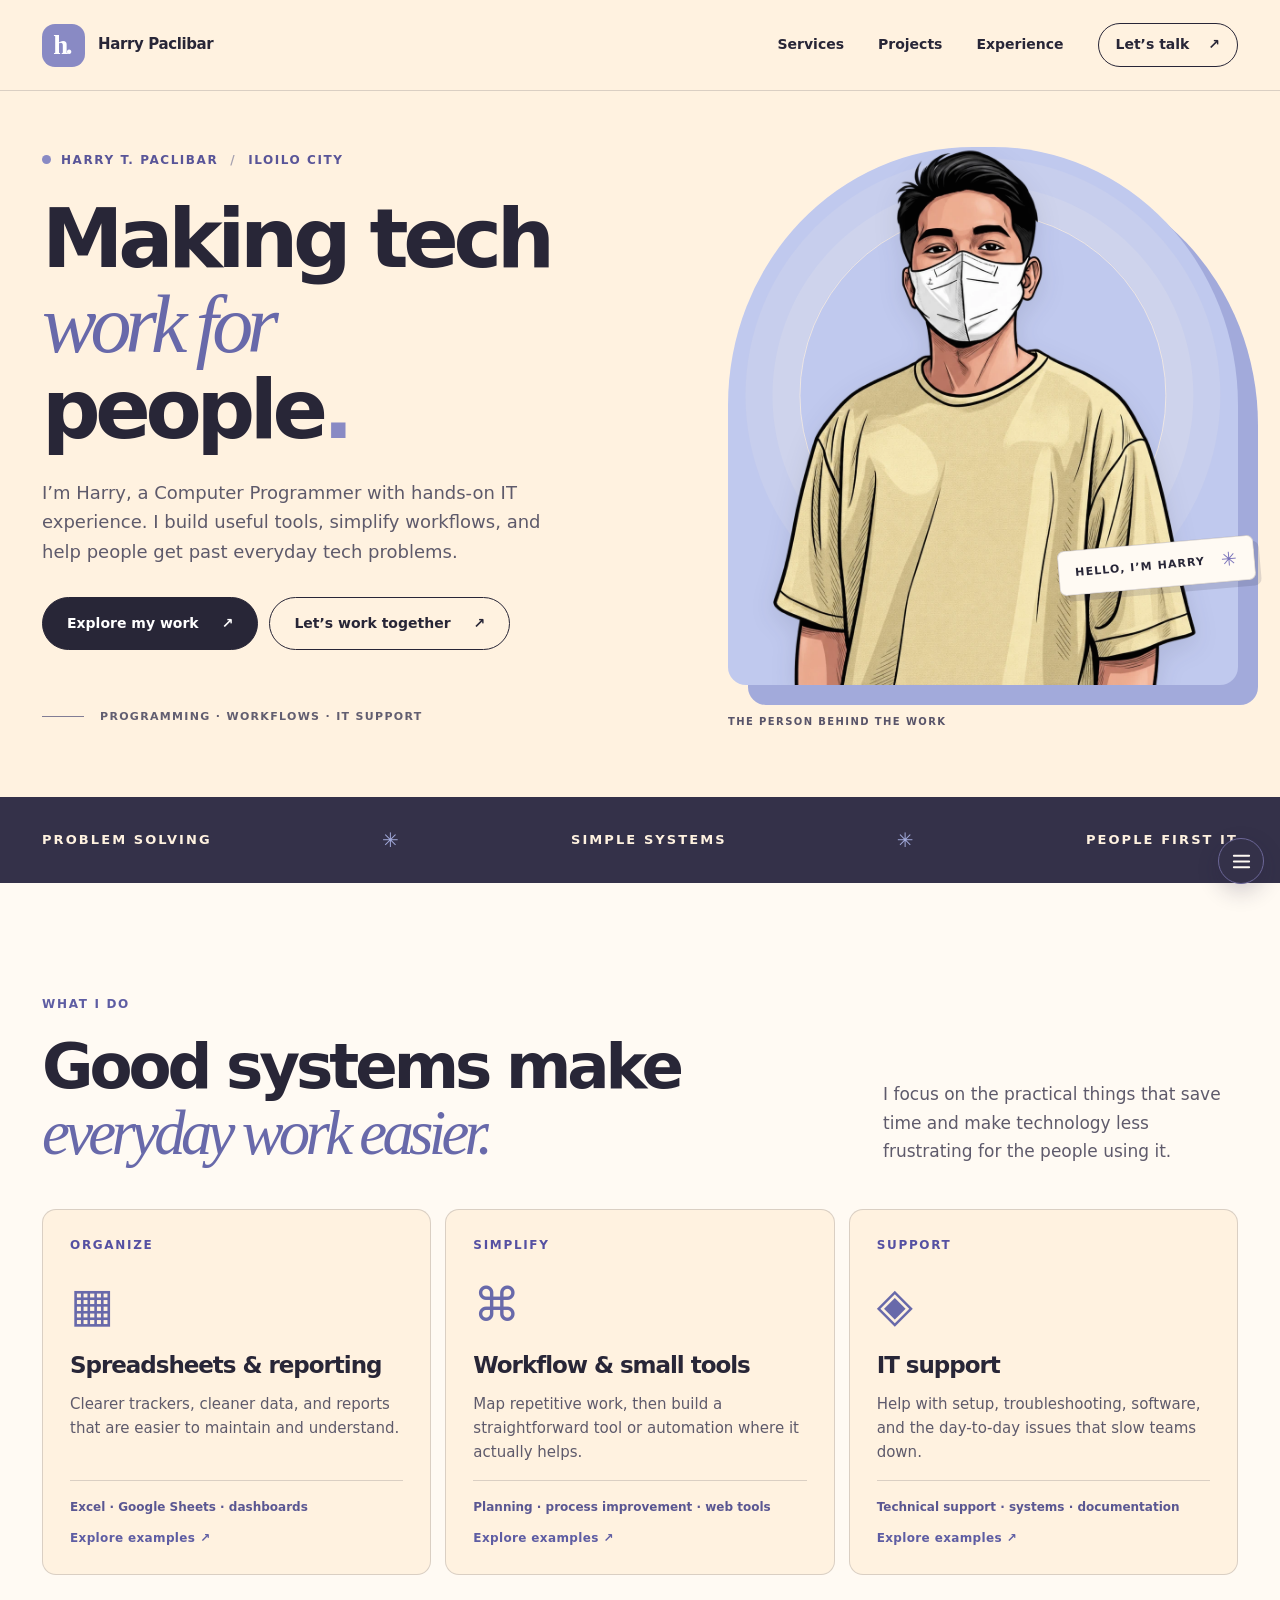
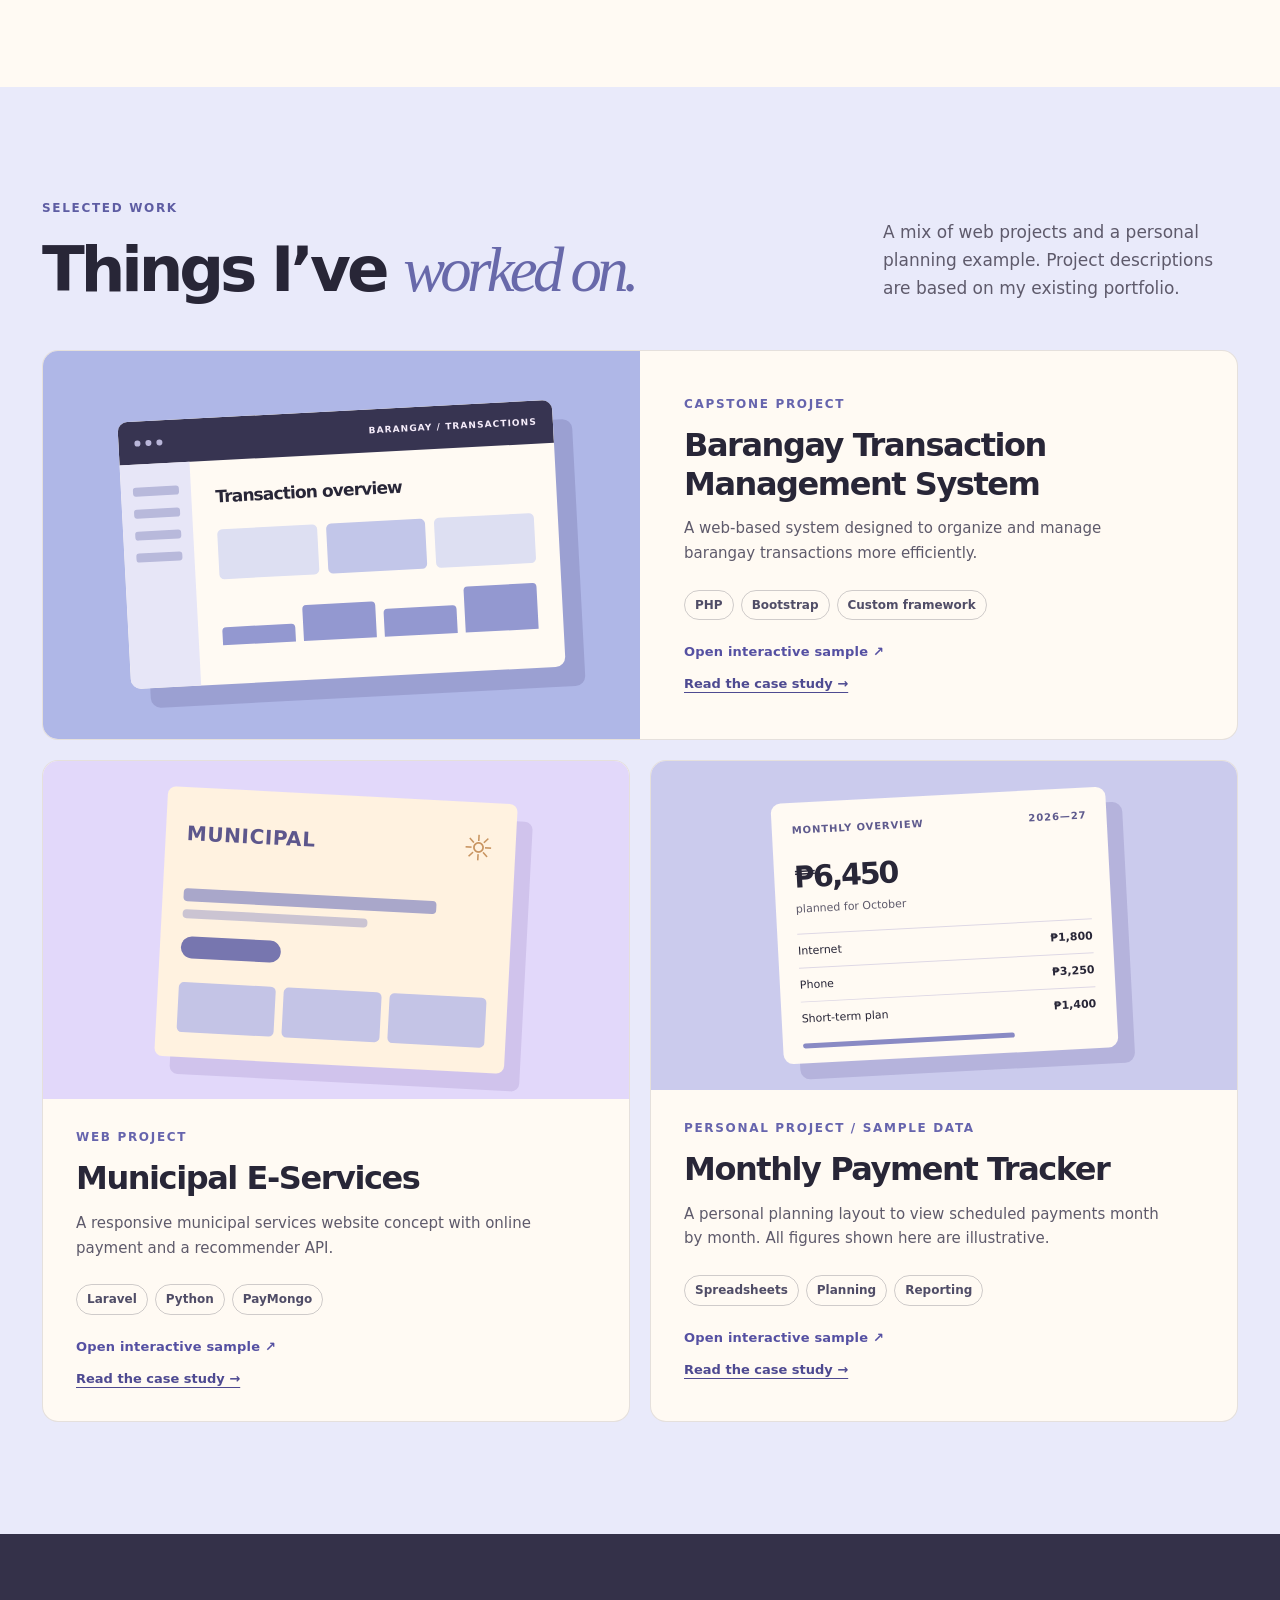
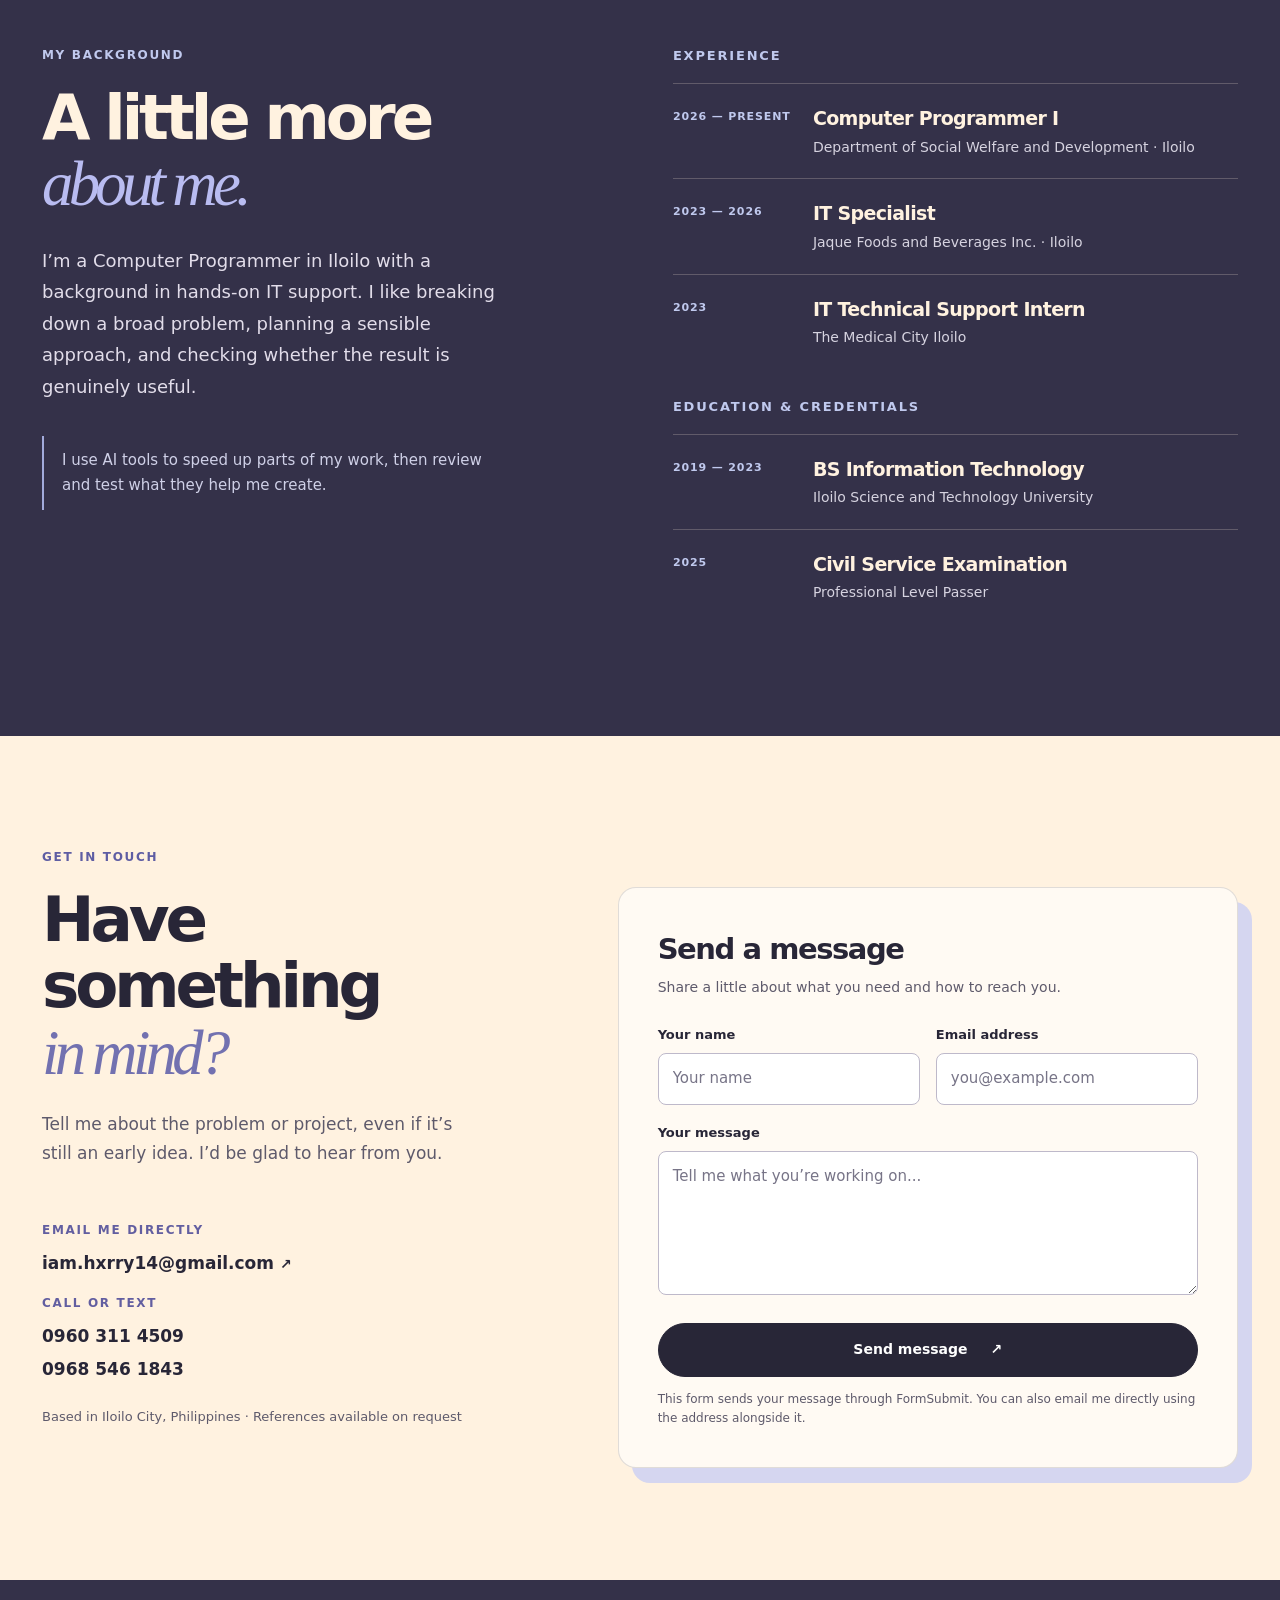
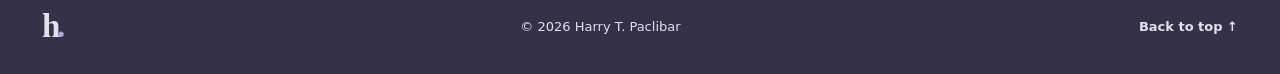
<file: index.html>
<!doctype html>
<html lang="en">
<head>
  <meta charset="utf-8">
  <meta name="viewport" content="width=device-width, initial-scale=1">
  <meta name="theme-color" content="#FFF2E0">
  <meta name="description" content="Harry T. Paclibar is an Iloilo-based computer programmer and IT professional helping teams with practical software, spreadsheets, workflows, and technical support.">
  <link rel="canonical" href="https://hxrryp.github.io/My-Portfolio/">
  <meta property="og:type" content="website">
  <meta property="og:site_name" content="Harry T. Paclibar">
  <meta property="og:title" content="Harry T. Paclibar | Programmer & IT Specialist">
  <meta property="og:description" content="Practical software, spreadsheets, workflows, and IT support from an Iloilo-based programmer. Explore projects and interactive samples.">
  <meta property="og:url" content="https://hxrryp.github.io/My-Portfolio/">
  <meta property="og:image" content="https://hxrryp.github.io/My-Portfolio/assets/share-portfolio.png">
  <meta property="og:image:width" content="1200"><meta property="og:image:height" content="630">
  <meta property="og:image:alt" content="Harry T. Paclibar, programmer and IT specialist, with illustrated portrait">
  <meta name="twitter:card" content="summary_large_image">
  <meta name="twitter:title" content="Harry T. Paclibar | Programmer & IT Specialist">
  <meta name="twitter:description" content="Practical software, spreadsheets, workflows, and IT support from Iloilo City.">
  <meta name="twitter:image" content="https://hxrryp.github.io/My-Portfolio/assets/share-portfolio.png">
  <title>Harry T. Paclibar | Programmer & IT Specialist</title>
  <link rel="icon" href="favicon.svg" type="image/svg+xml">
  <link rel="stylesheet" href="styles.css">
  <script src="script.js" defer></script>
  <script src="projects.js" defer></script>
</head>
<body>
  <a class="skip-link" href="#main">Skip to content</a>
  <header class="site-header" id="top">
    <div class="container header-inner">
      <a class="wordmark" href="#top" aria-label="Harry Paclibar, home"><span class="wordmark-symbol">h.</span><span>Harry Paclibar</span></a>
      <nav class="nav" aria-label="Main navigation">
        <a href="#services">Services</a>
        <a href="#projects">Projects</a>
        <a href="#experience">Experience</a>
        <a class="nav-cta" href="#contact">Let’s talk <span aria-hidden="true">↗</span></a>
      </nav>
    </div>
  </header>
  <nav class="page-rail" aria-label="Quick page navigation">
    <div class="page-rail-links" id="page-rail-links" hidden>
      <span class="page-rail-heading">JUMP TO</span>
      <a href="#top">Top</a>
      <a href="#services">Services</a>
      <a href="#projects">Projects</a>
      <a href="#experience">Experience</a>
      <a href="#contact">Contact</a>
    </div>
    <button class="page-rail-toggle" type="button" aria-label="Open page navigation" aria-controls="page-rail-links" aria-expanded="false">
      <svg viewBox="0 0 24 24" width="23" height="23" aria-hidden="true" focusable="false"><path d="M4 6h16M4 12h16M4 18h16" fill="none" stroke="currentColor" stroke-width="2" stroke-linecap="round"/></svg>
    </button>
    <a class="page-rail-top" href="#top" aria-label="Back to top" hidden>
      <svg viewBox="0 0 24 24" width="22" height="22" aria-hidden="true" focusable="false"><path d="m5 14 7-7 7 7M12 7v12" fill="none" stroke="currentColor" stroke-width="2" stroke-linecap="round" stroke-linejoin="round"/></svg>
    </a>
  </nav>
  <main id="main">
    <section class="hero container" aria-labelledby="hero-title">
      <div class="hero-copy">
        <p class="hero-kicker"><span class="hero-kicker-dot" aria-hidden="true"></span> HARRY T. PACLIBAR <span class="hero-kicker-divider" aria-hidden="true">/</span> ILOILO CITY</p>
        <h1 id="hero-title">Making tech<br><em>work for</em><br>people<span class="period">.</span></h1>
        <p class="hero-intro">I’m Harry, a Computer Programmer with hands-on IT experience. I build useful tools, simplify workflows, and help people get past everyday tech problems.</p>
        <div class="hero-actions"><a class="button button-dark" href="#projects">Explore my work <span aria-hidden="true">↗</span></a><a class="button button-outline" href="#contact">Let’s work together <span aria-hidden="true">↗</span></a></div>
        <div class="hero-bottom"><span class="hero-bottom-line" aria-hidden="true"></span><p>PROGRAMMING <span aria-hidden="true">·</span> WORKFLOWS <span aria-hidden="true">·</span> IT SUPPORT</p></div>
      </div>
      <div class="hero-art">
        <div class="portrait-frame"><span class="portrait-halo" aria-hidden="true"></span><img src="assets/harry-portrait-cutout.webp" alt="Illustrated portrait of Harry wearing a face mask" width="1254" height="1254" fetchpriority="high"></div>
        <div class="portrait-tag" aria-hidden="true">HELLO, I’M HARRY <span>✳</span></div>
        <div class="portrait-caption"><span>THE PERSON BEHIND THE WORK</span></div>
      </div>
    </section>

    <section class="intro-band" aria-label="What I focus on"><div class="container band-inner"><span>PROBLEM SOLVING</span><span class="band-symbol" aria-hidden="true">✳</span><span>SIMPLE SYSTEMS</span><span class="band-symbol" aria-hidden="true">✳</span><span>PEOPLE FIRST IT</span></div></section>

    <section class="section services" id="services" aria-labelledby="services-title"><div class="container">
      <div class="section-heading"><div><p class="section-label">WHAT I DO</p><h2 id="services-title">Good systems make<br><em>everyday work easier.</em></h2></div><p>I focus on the practical things that save time and make technology less frustrating for the people using it.</p></div>
      <div class="services-grid">
        <article class="service-card"><span class="card-index">ORGANIZE</span><div class="service-glyph" aria-hidden="true">▦</div><h3>Spreadsheets & reporting</h3><p>Clearer trackers, cleaner data, and reports that are easier to maintain and understand.</p><p class="card-tags">Excel · Google Sheets · dashboards</p><a class="service-card-link" href="#contact" data-service="sheets" aria-label="Explore spreadsheets and reporting"></a><span class="card-action" aria-hidden="true">Explore examples ↗</span></article>
        <article class="service-card"><span class="card-index">SIMPLIFY</span><div class="service-glyph" aria-hidden="true">⌘</div><h3>Workflow & small tools</h3><p>Map repetitive work, then build a straightforward tool or automation where it actually helps.</p><p class="card-tags">Planning · process improvement · web tools</p><a class="service-card-link" href="#contact" data-service="workflow" aria-label="Explore workflow and small tools"></a><span class="card-action" aria-hidden="true">Explore examples ↗</span></article>
        <article class="service-card"><span class="card-index">SUPPORT</span><div class="service-glyph" aria-hidden="true">◈</div><h3>IT support</h3><p>Help with setup, troubleshooting, software, and the day-to-day issues that slow teams down.</p><p class="card-tags">Technical support · systems · documentation</p><a class="service-card-link" href="#contact" data-service="support" aria-label="Explore IT support"></a><span class="card-action" aria-hidden="true">Explore examples ↗</span></article>
      </div>
    </div></section>

    <section class="section projects" id="projects" aria-labelledby="projects-title"><div class="container">
      <div class="section-heading projects-heading"><div><p class="section-label">SELECTED WORK</p><h2 id="projects-title">Things I’ve <em>worked on.</em></h2></div><p>A mix of web projects and a personal planning example. Project descriptions are based on my existing portfolio.</p></div>
      <div class="project-grid">
        <article class="project-card feature-project"><div class="project-visual visual-barangay" aria-hidden="true"><div class="mock-window"><div class="mock-top"><span class="mock-dots"><i></i><i></i><i></i></span><span>BARANGAY / TRANSACTIONS</span></div><div class="mock-body"><div class="mock-sidebar"><b></b><b></b><b></b><b></b></div><div class="mock-main"><span>Transaction overview</span><div class="mock-stat-row"><b></b><b></b><b></b></div><div class="mock-bars"><i></i><i></i><i></i><i></i></div></div></div></div></div><div class="project-details"><p class="project-type">CAPSTONE PROJECT</p><h3>Barangay Transaction Management System</h3><p>A web-based system designed to organize and manage barangay transactions more efficiently.</p><div class="chip-list"><span>PHP</span><span>Bootstrap</span><span>Custom framework</span></div><span class="project-action" aria-hidden="true">Open interactive sample ↗</span><a class="case-study-link" href="case-studies/barangay.html">Read the case study →</a></div><a class="project-card-link" href="#contact" data-project="barangay" aria-label="Open Barangay Transaction Management sample"></a></article>
        <article class="project-card"><div class="project-visual visual-municipal" aria-hidden="true"><div class="town-panel"><div class="town-top">MUNICIPAL <span>☼</span></div><div class="town-lines"><b></b><b></b></div><div class="town-button"></div><div class="town-cards"><i></i><i></i><i></i></div></div></div><div class="project-details"><p class="project-type">WEB PROJECT</p><h3>Municipal E-Services</h3><p>A responsive municipal services website concept with online payment and a recommender API.</p><div class="chip-list"><span>Laravel</span><span>Python</span><span>PayMongo</span></div><span class="project-action" aria-hidden="true">Open interactive sample ↗</span><a class="case-study-link" href="case-studies/municipal.html">Read the case study →</a></div><a class="project-card-link" href="#contact" data-project="municipal" aria-label="Open Municipal E-Services sample"></a></article>
        <article class="project-card"><div class="project-visual visual-tracker" aria-hidden="true"><div class="tracker-panel"><div class="tracker-head"><span>Monthly overview</span><span>2026—27</span></div><div class="tracker-sum">₱6,450 <small>planned for October</small></div><div class="tracker-row"><span>Internet</span><b>₱1,800</b></div><div class="tracker-row"><span>Phone</span><b>₱3,250</b></div><div class="tracker-row"><span>Short-term plan</span><b>₱1,400</b></div><div class="tracker-bottom"></div></div></div><div class="project-details"><p class="project-type">PERSONAL PROJECT / SAMPLE DATA</p><h3>Monthly Payment Tracker</h3><p>A personal planning layout to view scheduled payments month by month. All figures shown here are illustrative.</p><div class="chip-list"><span>Spreadsheets</span><span>Planning</span><span>Reporting</span></div><span class="project-action" aria-hidden="true">Open interactive sample ↗</span><a class="case-study-link" href="case-studies/tracker.html">Read the case study →</a></div><a class="project-card-link" href="#contact" data-project="tracker" aria-label="Open Monthly Payment Tracker sample"></a></article>
      </div>
    </div></section>

    <section class="section about" id="experience" aria-labelledby="about-title"><div class="container about-grid"><div class="about-lead"><p class="section-label">MY BACKGROUND</p><h2 id="about-title">A little more<br><em>about me.</em></h2><p>I’m a Computer Programmer in Iloilo with a background in hands-on IT support. I like breaking down a broad problem, planning a sensible approach, and checking whether the result is genuinely useful.</p><div class="about-note">I use AI tools to speed up parts of my work, then review and test what they help me create.</div></div><div class="career"><h3>Experience</h3><div class="career-item"><span>2026 — PRESENT</span><div><h4>Computer Programmer I</h4><p>Department of Social Welfare and Development · Iloilo</p></div></div><div class="career-item"><span>2023 — 2026</span><div><h4>IT Specialist</h4><p>Jaque Foods and Beverages Inc. · Iloilo</p></div></div><div class="career-item"><span>2023</span><div><h4>IT Technical Support Intern</h4><p>The Medical City Iloilo</p></div></div><h3 class="education-heading">Education & credentials</h3><div class="career-item"><span>2019 — 2023</span><div><h4>BS Information Technology</h4><p>Iloilo Science and Technology University</p></div></div><div class="career-item"><span>2025</span><div><h4>Civil Service Examination</h4><p>Professional Level Passer</p></div></div></div></div></section>

    <section class="section contact" id="contact" aria-labelledby="contact-title"><div class="container"><p class="section-label">GET IN TOUCH</p><div class="contact-grid"><div class="contact-copy"><h2 id="contact-title">Have something<br><em>in mind?</em></h2><p>Tell me about the problem or project, even if it’s still an early idea. I’d be glad to hear from you.</p><div class="direct-contact"><span>EMAIL ME DIRECTLY</span><a href="mailto:iam.hxrry14@gmail.com">iam.hxrry14@gmail.com <span aria-hidden="true">↗</span></a><span>CALL OR TEXT</span><a href="tel:+639603114509">0960 311 4509</a><a href="tel:+639685461843">0968 546 1843</a><p>Based in Iloilo City, Philippines · References available on request</p></div></div><form class="contact-form" action="https://formsubmit.co/iam.hxrry14@gmail.com" method="POST"><h3>Send a message</h3><p>Share a little about what you need and how to reach you.</p><input type="hidden" name="_subject" value="New inquiry from Harry Paclibar portfolio"><input type="hidden" name="_next" value="https://hxrryp.github.io/My-Portfolio/thank-you.html"><input type="text" name="_honey" tabindex="-1" autocomplete="off" class="honey-field" aria-hidden="true"><div class="form-row"><div class="field"><label for="contact-name">Your name</label><input id="contact-name" name="name" type="text" placeholder="Your name" autocomplete="name" maxlength="100" required></div><div class="field"><label for="contact-email">Email address</label><input id="contact-email" name="email" type="email" placeholder="you@example.com" autocomplete="email" maxlength="254" required></div></div><div class="field"><label for="contact-message">Your message</label><textarea id="contact-message" name="message" rows="5" placeholder="Tell me what you’re working on..." minlength="10" maxlength="4000" required></textarea></div><button class="button button-dark submit-button" type="submit">Send message <span aria-hidden="true">↗</span></button><p class="form-note">This form sends your message through FormSubmit. You can also email me directly using the address alongside it.</p></form></div></div></section>
  </main>
  <dialog class="project-dialog" id="project-dialog" aria-labelledby="project-dialog-title" aria-describedby="project-dialog-intro">
    <div class="project-dialog-inner">
      <div class="project-dialog-top"><span class="project-dialog-label" id="project-dialog-label"></span><button class="dialog-close" type="button" data-close-project aria-label="Close project sample">×</button></div>
      <div class="project-dialog-heading"><div><h2 id="project-dialog-title"></h2><p id="project-dialog-intro"></p></div><span class="demo-badge">INTERACTIVE SAMPLE · DEMO DATA</span></div>
      <div class="project-demo-screen">
        <section class="demo-app" data-project-view="barangay" aria-label="Sample barangay transaction workspace" hidden>
          <div class="demo-app-header"><div class="demo-app-brand"><span class="demo-app-mark">B</span><div><strong>Community Desk</strong><small>Transaction workspace · sample</small></div></div><span class="demo-app-meta">STAFF VIEW / DEMO</span></div>
          <div class="demo-app-body"><div class="demo-app-title"><div><span class="demo-kicker">TRANSACTIONS</span><h3>Request overview</h3><p>Follow requests from intake to release.</p></div><div class="demo-stat"><strong data-total-cases>4</strong><span>sample requests</span></div></div>
            <div class="demo-summary"><div><span>Needs review</span><strong data-new-cases>0</strong></div><div><span>In progress</span><strong data-checking-cases>0</strong></div><div><span>Ready</span><strong data-ready-cases>0</strong></div></div>
            <div class="demo-toolbar"><label for="case-filter">Show requests <select id="case-filter"><option value="all">All statuses</option><option value="new">Needs review</option><option value="checking">In progress</option><option value="ready">Ready</option></select></label><button class="demo-reset" type="button" id="reset-cases">Reset demo</button></div>
            <div class="demo-table-wrap"><table class="demo-table"><thead><tr><th scope="col">Reference</th><th scope="col">Request</th><th scope="col">Status</th><th scope="col">Try it</th></tr></thead><tbody id="case-rows">
              <tr data-case data-initial-status="new" data-status="new"><th scope="row">BR-1001</th><td>Barangay clearance</td><td><span class="case-status"></span></td><td><button type="button" data-advance-case>Advance status</button></td></tr>
              <tr data-case data-initial-status="checking" data-status="checking"><th scope="row">BR-1002</th><td>Certificate request</td><td><span class="case-status"></span></td><td><button type="button" data-advance-case>Advance status</button></td></tr>
              <tr data-case data-initial-status="ready" data-status="ready"><th scope="row">BR-1003</th><td>Barangay clearance</td><td><span class="case-status"></span></td><td><button type="button" data-advance-case>Advance status</button></td></tr>
              <tr data-case data-initial-status="new" data-status="new"><th scope="row">BR-1004</th><td>Certificate request</td><td><span class="case-status"></span></td><td><button type="button" data-advance-case>Advance status</button></td></tr>
            </tbody></table></div><p class="demo-footnote" role="status" id="case-result">Try advancing a request or filtering by status.</p>
          </div>
        </section>
        <section class="demo-app" data-project-view="municipal" aria-label="Sample municipal e-services page" hidden>
          <div class="demo-app-header municipal-header"><div class="demo-app-brand"><span class="demo-app-mark">M</span><div><strong>Municipal E-Services</strong><small>Resident service preview · sample</small></div></div><span class="demo-app-meta">SERVICES / DEMO</span></div>
          <div class="demo-app-body"><div class="demo-app-title"><div><span class="demo-kicker">FIND A SERVICE</span><h3>What can we help with?</h3><p>Explore a sample online service guide.</p></div></div>
            <div class="municipal-layout"><div class="municipal-menu" role="group" aria-label="Sample service options"><button type="button" data-municipal-service="certificate" aria-pressed="true">Certificate request <span aria-hidden="true">↗</span></button><button type="button" data-municipal-service="permit" aria-pressed="false">Permit inquiry <span aria-hidden="true">↗</span></button><button type="button" data-municipal-service="appointment" aria-pressed="false">Service appointment <span aria-hidden="true">↗</span></button></div>
              <div class="municipal-detail" aria-live="polite"><span class="demo-kicker">SAMPLE SERVICE GUIDE</span><h4 id="municipal-title"></h4><p id="municipal-description"></p><div class="municipal-checklist"><span>Before you begin</span><label><input type="checkbox" data-service-check><span data-check-label></span></label><label><input type="checkbox" data-service-check><span data-check-label></span></label><label><input type="checkbox" data-service-check><span data-check-label></span></label></div><div class="municipal-progress"><div class="municipal-progress-track"><span id="municipal-progress-bar"></span></div><output id="municipal-progress-text">0 of 3 items ready</output></div></div></div>
            <p class="demo-footnote">Preview only. This does not submit a request or process a payment.</p>
          </div>
        </section>
        <section class="demo-app" data-project-view="tracker" aria-label="Sample monthly payment tracker" hidden>
          <div class="demo-app-header tracker-header"><div class="demo-app-brand"><span class="demo-app-mark">P</span><div><strong>Payment Planner</strong><small>Personal planning preview · sample data</small></div></div><span class="demo-app-meta">MONTHLY VIEW / DEMO</span></div>
          <div class="demo-app-body"><div class="demo-app-title"><div><span class="demo-kicker">MONTHLY OVERVIEW</span><h3>Keep the plan in view.</h3><p>Switch months and mark sample bills paid.</p></div><label class="month-picker" for="tracker-month">Month <select id="tracker-month"><option value="oct">October 2026</option><option value="nov">November 2026</option><option value="dec">December 2026</option><option value="jan">January 2027</option></select></label></div>
            <div class="tracker-metrics"><div><span>Scheduled</span><strong id="tracker-scheduled"></strong></div><div><span>Still to pay</span><strong id="tracker-remaining"></strong></div><div><span>Marked paid</span><strong id="tracker-paid-count"></strong></div></div>
            <div class="tracker-progress"><span id="tracker-progress-bar"></span></div><div class="demo-table-wrap"><table class="demo-table tracker-demo-table"><thead><tr><th scope="col">Item</th><th scope="col">Amount</th><th scope="col">Paid?</th></tr></thead><tbody id="tracker-demo-rows"></tbody></table></div>
            <p class="demo-footnote">Illustrative figures only. Checkmarks reset when you switch months.</p>
          </div>
        </section>
      </div>
      <div class="project-dialog-bottom"><span>Inspired by the project concept; this preview uses invented sample content.</span><div class="project-dialog-actions"><a class="button button-outline" id="project-case-study" href="case-studies/barangay.html">Read case study <span aria-hidden="true">↗</span></a><button class="button button-dark" id="project-inquire" type="button">Discuss a similar project <span aria-hidden="true">↗</span></button></div></div>
    </div>
  </dialog>
  <dialog class="service-dialog" id="service-dialog" aria-labelledby="dialog-title" aria-describedby="dialog-intro">
    <div class="dialog-layout">
      <div class="dialog-head"><span class="dialog-eyebrow" id="dialog-category"></span><button class="dialog-close" type="button" data-close-dialog aria-label="Close details">×</button></div>
      <div class="dialog-body"><div class="dialog-left"><h2 id="dialog-title"></h2><p id="dialog-intro"></p><h3 id="dialog-options-label">What does your team need?</h3><div class="dialog-options" role="group" aria-labelledby="dialog-options-label" id="dialog-options"></div></div>
        <div class="dialog-right" aria-live="polite"><span class="dialog-panel-label">A POSSIBLE FIRST STEP</span><h3 id="scenario-title"></h3><p id="scenario-summary"></p><ol id="scenario-steps"></ol><p class="dialog-disclaimer">Illustrative approach. I would scope the actual work with you first.</p></div></div>
      <div class="dialog-calculator" id="dialog-calculator" hidden><div><span class="dialog-panel-label">QUICK TIME SNAPSHOT</span><p>How much time does this task take now?</p></div><div class="calculator-controls"><label>Times each week <input id="weekly-runs" type="number" inputmode="numeric" min="1" max="100" value="5"></label><label>Minutes each time <input id="minutes-per-run" type="number" inputmode="numeric" min="1" max="480" value="30"></label></div><output id="time-output" for="weekly-runs minutes-per-run"></output><small>This is current manual time, not a promised time saving.</small></div>
      <div class="dialog-footer"><button class="button button-dark" id="dialog-inquire" type="button">Ask me about this <span aria-hidden="true">↗</span></button><span>No commitment. Just tell me what you need.</span></div>
    </div>
  </dialog>
  <footer class="footer"><div class="container footer-inner"><a class="footer-brand" href="#top">h<span>.</span></a><span>© <span id="year">2026</span> Harry T. Paclibar</span><a href="#top">Back to top ↑</a></div></footer>
  <!-- Cloudflare Web Analytics -->
  <script type="module" src="https://static.cloudflareinsights.com/beacon.min.js" data-cf-beacon='{"token":"f6e393e42b0047e2b69d297e351377a7"}'></script>
  <!-- End Cloudflare Web Analytics -->
</body>
</html>
</file>
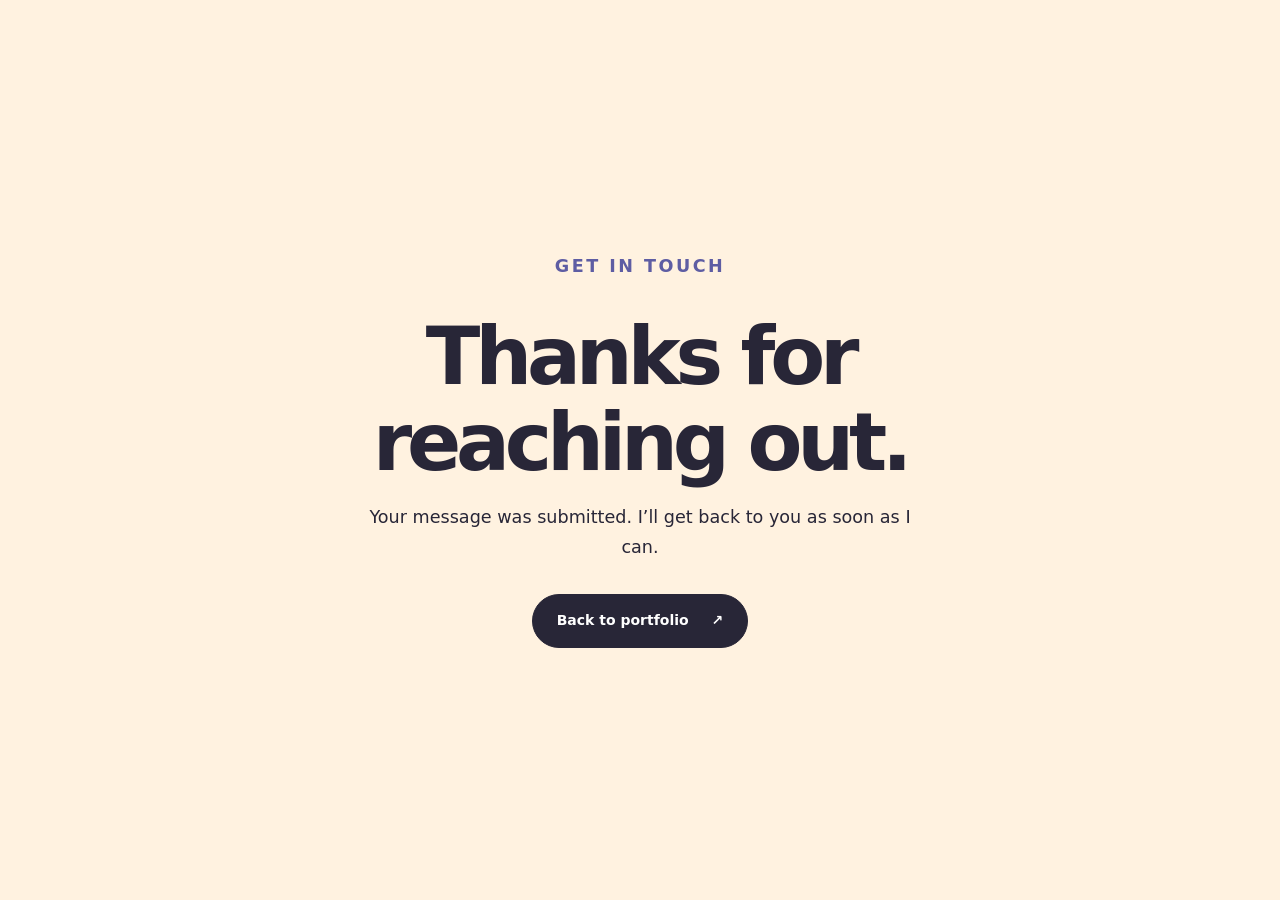
<file: thank-you.html>
<!doctype html>
<html lang="en">
<head>
  <meta charset="utf-8">
  <meta name="viewport" content="width=device-width, initial-scale=1">
  <meta name="robots" content="noindex">
  <meta name="theme-color" content="#FFF2E0">
  <title>Message sent | Harry T. Paclibar</title>
  <link rel="icon" href="favicon.svg" type="image/svg+xml">
  <link rel="stylesheet" href="styles.css">
  <style>
    .thanks-page { min-height: 100vh; display: grid; place-items: center; padding: 5rem 1.5rem; }
    .thanks-card { width: min(100%, 680px); text-align: center; }
    .thanks-card h1 { font-size: clamp(2.8rem, 8vw, 5rem); line-height: 1.08; margin: 1rem 0; }
    .thanks-card p { font-size: 1.1rem; line-height: 1.7; margin: 0 auto 2rem; max-width: 34rem; }
  </style>
</head>
<body>
  <main class="thanks-page">
    <div class="thanks-card">
      <p class="section-label">GET IN TOUCH</p>
      <h1>Thanks for reaching out.</h1>
      <p>Your message was submitted. I’ll get back to you as soon as I can.</p>
      <a class="button button-dark" href="https://hxrryp.github.io/My-Portfolio/">Back to portfolio <span aria-hidden="true">↗</span></a>
    </div>
  </main>
  <!-- Cloudflare Web Analytics -->
  <script type="module" src="https://static.cloudflareinsights.com/beacon.min.js" data-cf-beacon='{"token":"f6e393e42b0047e2b69d297e351377a7"}'></script>
  <!-- End Cloudflare Web Analytics -->
</body>
</html>
</file>
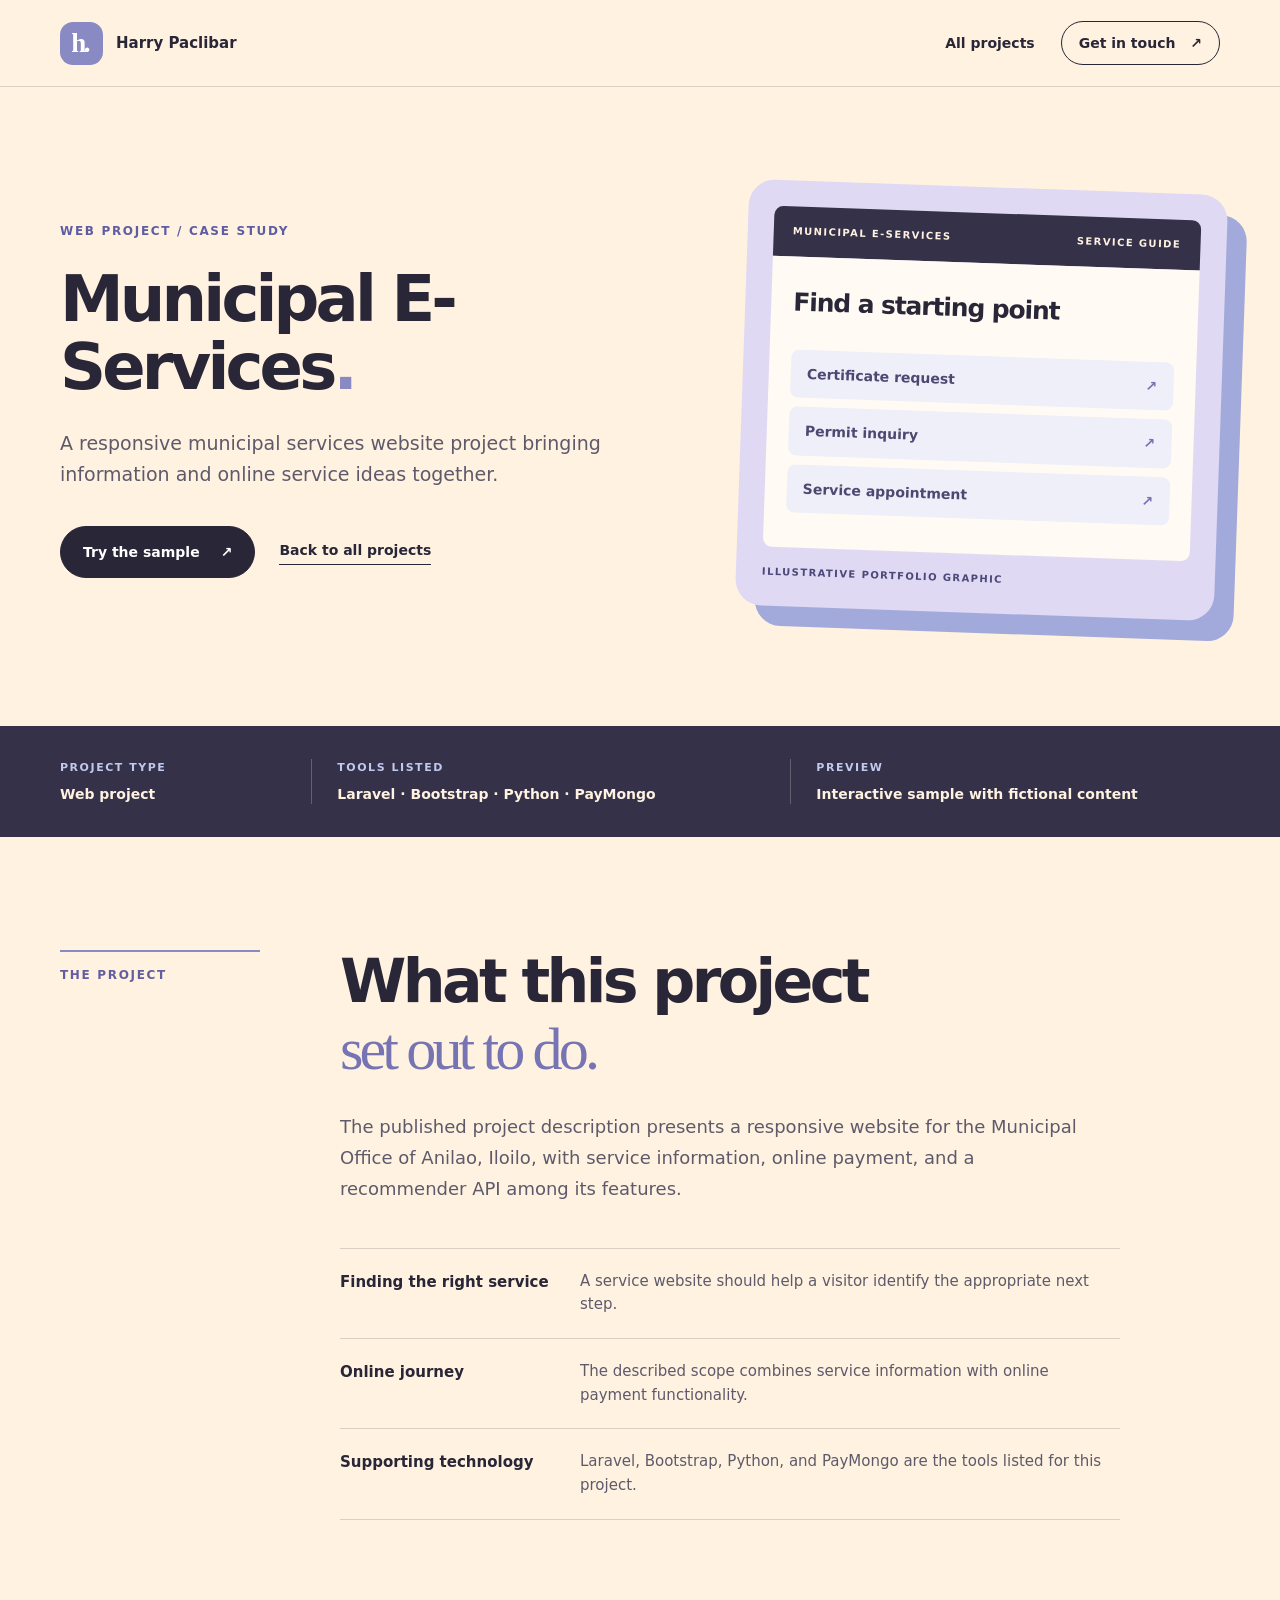
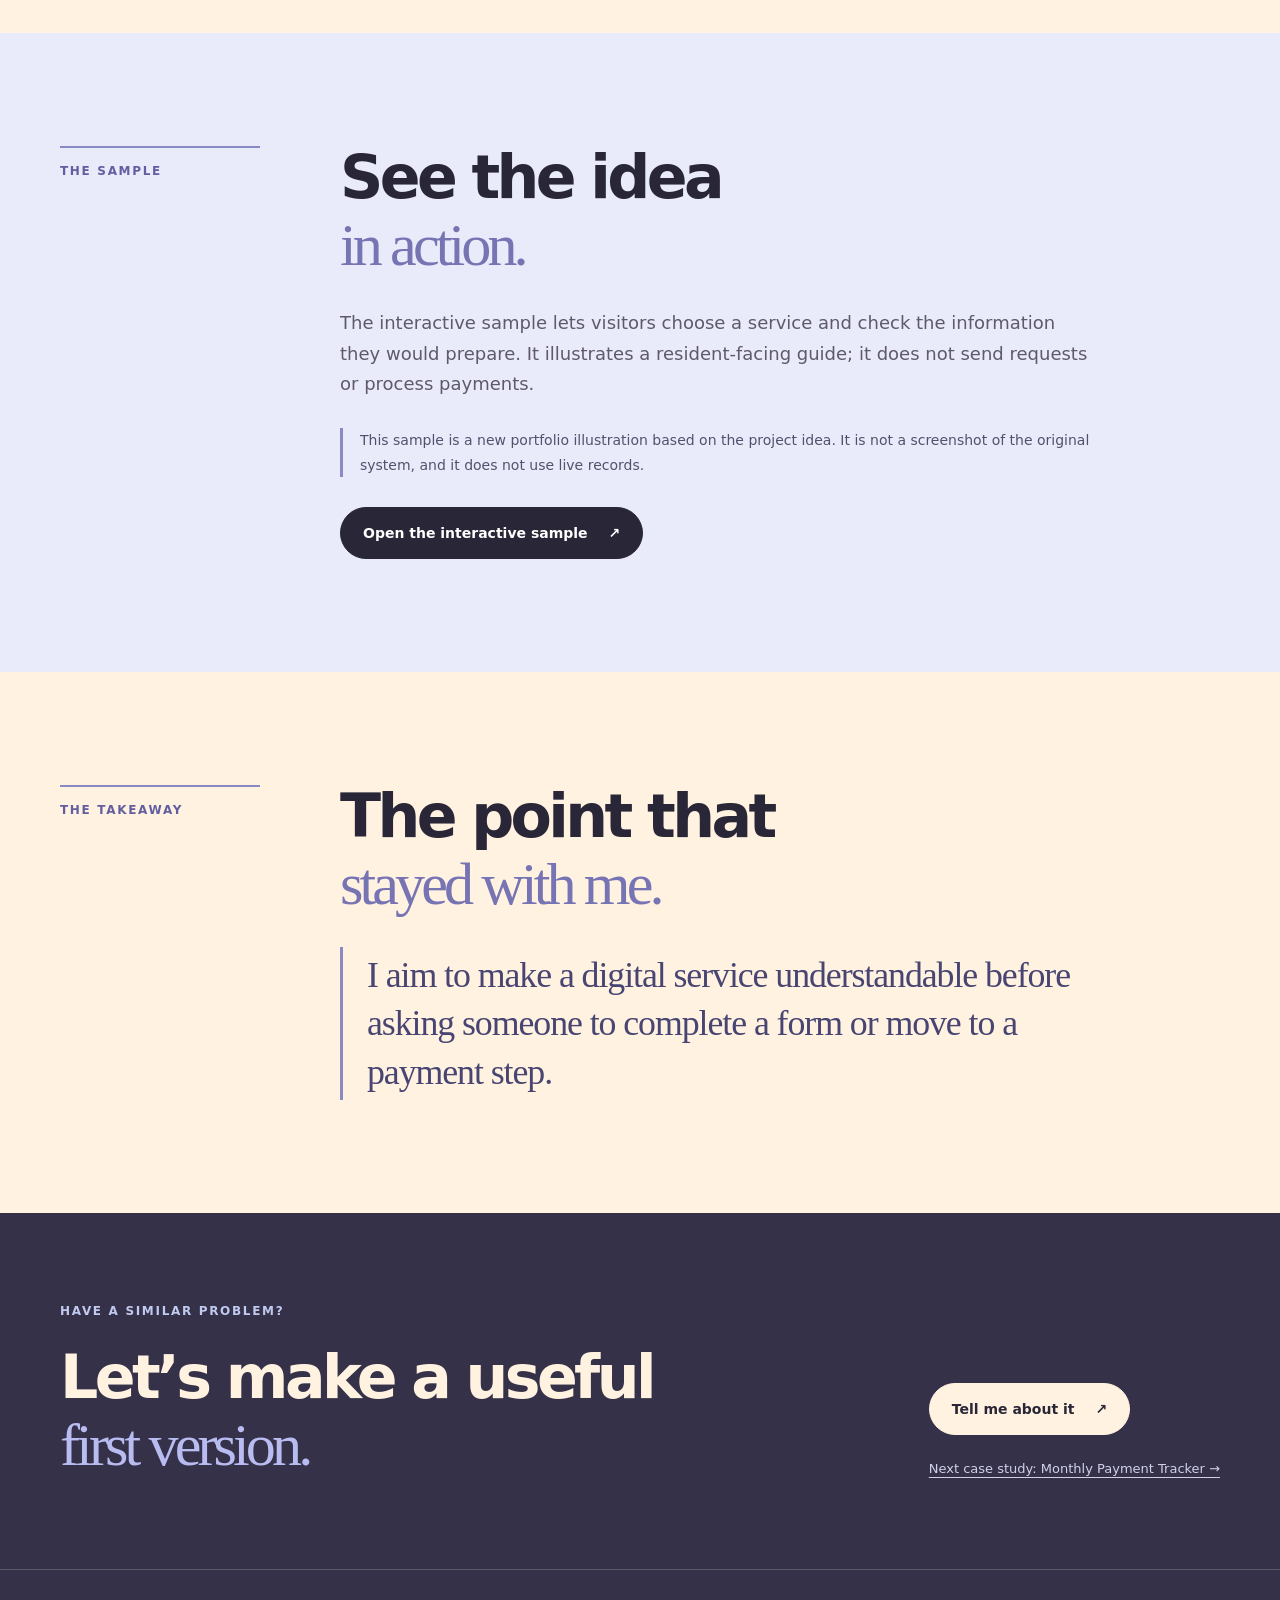
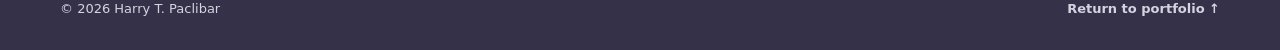
<file: case-studies/anilao.html>
<!doctype html>
<html lang="en"><head><meta charset="utf-8"><meta name="viewport" content="width=device-width, initial-scale=1"><meta http-equiv="refresh" content="0; url=municipal.html"><link rel="canonical" href="https://hxrryp.github.io/My-Portfolio/case-studies/municipal.html"><title>Municipal E-Services | Harry T. Paclibar</title><meta name="description" content="The Municipal E-Services case study has moved to a new URL."><meta property="og:type" content="article"><meta property="og:title" content="Municipal E-Services | Harry T. Paclibar"><meta property="og:description" content="Explore the Municipal E-Services case study and its interactive sample."><meta property="og:url" content="https://hxrryp.github.io/My-Portfolio/case-studies/municipal.html"><meta property="og:image" content="https://hxrryp.github.io/My-Portfolio/assets/share-municipal.png"><meta name="twitter:card" content="summary_large_image"><meta name="twitter:image" content="https://hxrryp.github.io/My-Portfolio/assets/share-municipal.png"></head><body><p>This case study has moved to <a href="municipal.html">Municipal E-Services</a>.</p></body></html>
</file>
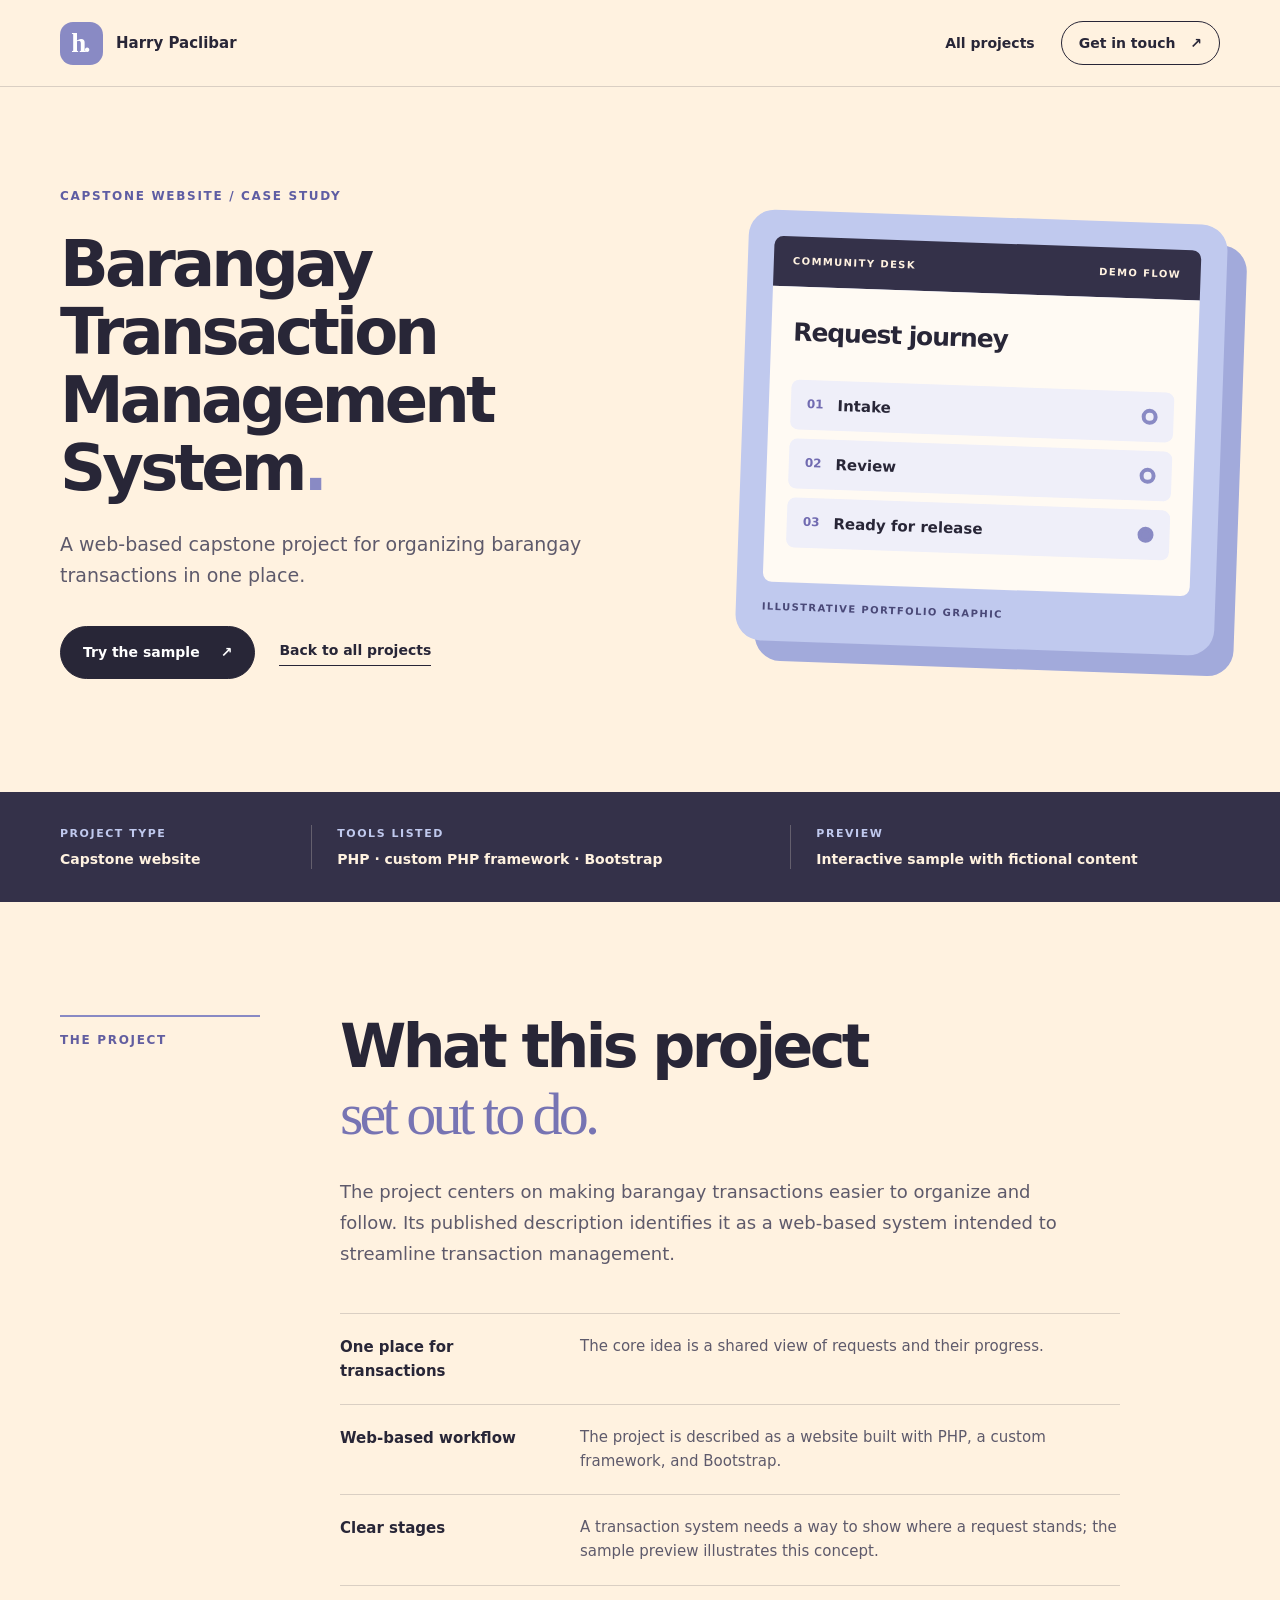
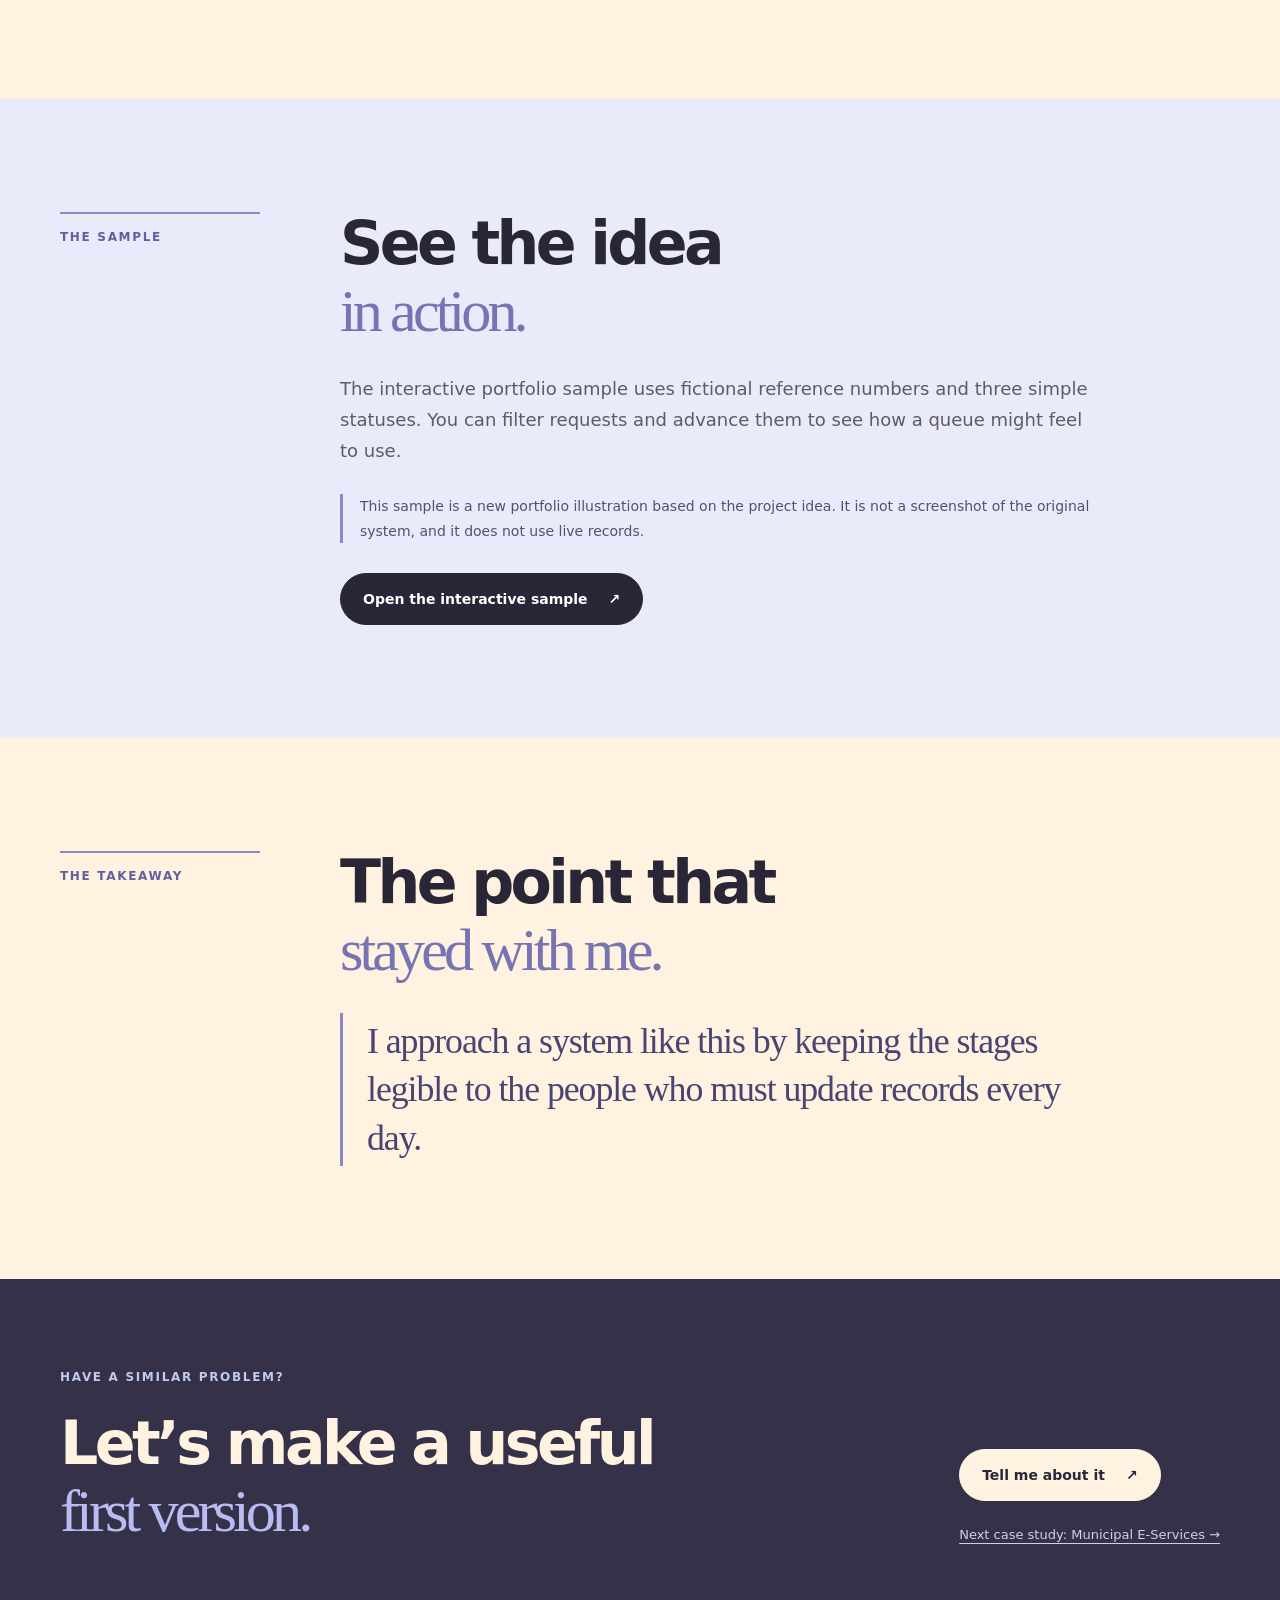
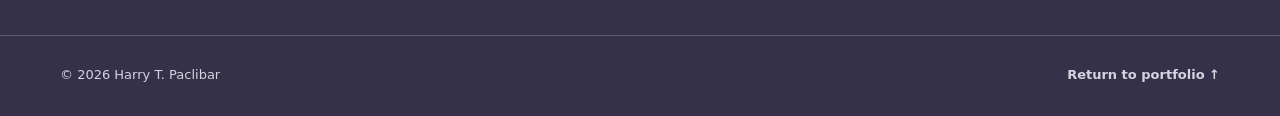
<file: case-studies/barangay.html>
<!doctype html>
<html lang="en">
<head>
  <meta charset="utf-8">
  <meta name="viewport" content="width=device-width, initial-scale=1">
  <meta name="theme-color" content="#FFF2E0">
  <title>Barangay Transaction Management System | Harry T. Paclibar</title>
  <meta name="description" content="A web-based capstone project for organizing barangay transactions in one place. Read the case study and try an illustrative interactive preview.">
  <link rel="canonical" href="https://hxrryp.github.io/My-Portfolio/case-studies/barangay.html">
  <meta property="og:type" content="article">
  <meta property="og:site_name" content="Harry T. Paclibar">
  <meta property="og:title" content="Barangay Transaction Management System | Harry T. Paclibar">
  <meta property="og:description" content="A web-based capstone project for organizing barangay transactions in one place. Read the case study and try an illustrative interactive preview.">
  <meta property="og:url" content="https://hxrryp.github.io/My-Portfolio/case-studies/barangay.html">
  <meta property="og:image" content="https://hxrryp.github.io/My-Portfolio/assets/share-barangay.png">
  <meta property="og:image:width" content="1200"><meta property="og:image:height" content="630">
  <meta property="og:image:alt" content="Illustrated card for Barangay Transaction Management System by Harry T. Paclibar">
  <meta name="twitter:card" content="summary_large_image">
  <meta name="twitter:title" content="Barangay Transaction Management System | Harry T. Paclibar">
  <meta name="twitter:description" content="A web-based capstone project for organizing barangay transactions in one place. Read the case study and try an illustrative interactive preview.">
  <meta name="twitter:image" content="https://hxrryp.github.io/My-Portfolio/assets/share-barangay.png">
  <link rel="icon" type="image/svg+xml" href="../favicon.svg">
  <link rel="stylesheet" href="../case-studies.css">
</head>
<body class="case-page case-barangay">
  <a class="skip-link" href="#main">Skip to content</a>
  <header class="case-header"><div class="container header-row"><a class="wordmark" href="../index.html"><span class="wordmark-symbol">h.</span><span>Harry Paclibar</span></a><nav aria-label="Case study navigation"><a href="../index.html#projects">All projects</a><a class="nav-contact" href="../index.html#contact">Get in touch <span aria-hidden="true">↗</span></a></nav></div></header>
  <main id="main">
    <section class="case-hero container" aria-labelledby="case-title"><div class="case-hero-copy"><p class="case-label">CAPSTONE WEBSITE / CASE STUDY</p><h1 id="case-title">Barangay Transaction Management System<span>.</span></h1><p class="case-summary">A web-based capstone project for organizing barangay transactions in one place.</p><div class="case-hero-actions"><a class="button button-dark" href="../index.html#preview-barangay">Try the sample <span aria-hidden="true">↗</span></a><a class="case-text-link" href="../index.html#projects">Back to all projects</a></div></div><div class="case-art" aria-label="Illustrative concept for Barangay Transaction Management System"><div class="case-art-head"><span>COMMUNITY DESK</span><span>DEMO FLOW</span></div><div class="case-art-content"><strong>Request journey</strong><div class="case-step"><span>01</span><b>Intake</b><i></i></div><div class="case-step"><span>02</span><b>Review</b><i></i></div><div class="case-step"><span>03</span><b>Ready for release</b><i></i></div></div><small>ILLUSTRATIVE PORTFOLIO GRAPHIC</small></div></section>
    <div class="case-band"><div class="container case-facts"><div><span>PROJECT TYPE</span><strong>Capstone website</strong></div><div><span>TOOLS LISTED</span><strong>PHP · custom PHP framework · Bootstrap</strong></div><div><span>PREVIEW</span><strong>Interactive sample with fictional content</strong></div></div></div>
    <section class="case-story container" aria-label="Project details"><div class="case-story-label">THE PROJECT</div><div class="case-story-main"><h2>What this project<br><em>set out to do.</em></h2><p>The project centers on making barangay transactions easier to organize and follow. Its published description identifies it as a web-based system intended to streamline transaction management.</p><ul class="case-scope"><li><span>One place for transactions</span><p>The core idea is a shared view of requests and their progress.</p></li><li><span>Web-based workflow</span><p>The project is described as a website built with PHP, a custom framework, and Bootstrap.</p></li><li><span>Clear stages</span><p>A transaction system needs a way to show where a request stands; the sample preview illustrates this concept.</p></li></ul></div></section>
    <section class="case-preview-section"><div class="container case-story"><div class="case-story-label">THE SAMPLE</div><div class="case-story-main"><h2>See the idea<br><em>in action.</em></h2><p>The interactive portfolio sample uses fictional reference numbers and three simple statuses. You can filter requests and advance them to see how a queue might feel to use.</p><p class="case-disclosure">This sample is a new portfolio illustration based on the project idea. It is not a screenshot of the original system, and it does not use live records.</p><a class="button button-dark" href="../index.html#preview-barangay">Open the interactive sample <span aria-hidden="true">↗</span></a></div></div></section>
    <section class="case-story container" aria-label="Takeaway"><div class="case-story-label">THE TAKEAWAY</div><div class="case-story-main"><h2>The point that<br><em>stayed with me.</em></h2><blockquote>I approach a system like this by keeping the stages legible to the people who must update records every day.</blockquote></div></section>
    <section class="case-end"><div class="container case-end-grid"><div><p class="case-label">HAVE A SIMILAR PROBLEM?</p><h2>Let’s make a useful<br><em>first version.</em></h2></div><div class="case-end-links"><a class="button button-light" href="../index.html#contact">Tell me about it <span aria-hidden="true">↗</span></a><a href="municipal.html">Next case study: Municipal E-Services →</a></div></div></section>
  </main>
  <footer class="case-footer"><div class="container"><span>© 2026 Harry T. Paclibar</span><a href="../index.html">Return to portfolio ↑</a></div></footer>
  <!-- Cloudflare Web Analytics -->
  <script type="module" src="https://static.cloudflareinsights.com/beacon.min.js" data-cf-beacon='{"token":"f6e393e42b0047e2b69d297e351377a7"}'></script>
  <!-- End Cloudflare Web Analytics -->
</body>
</html>
</file>
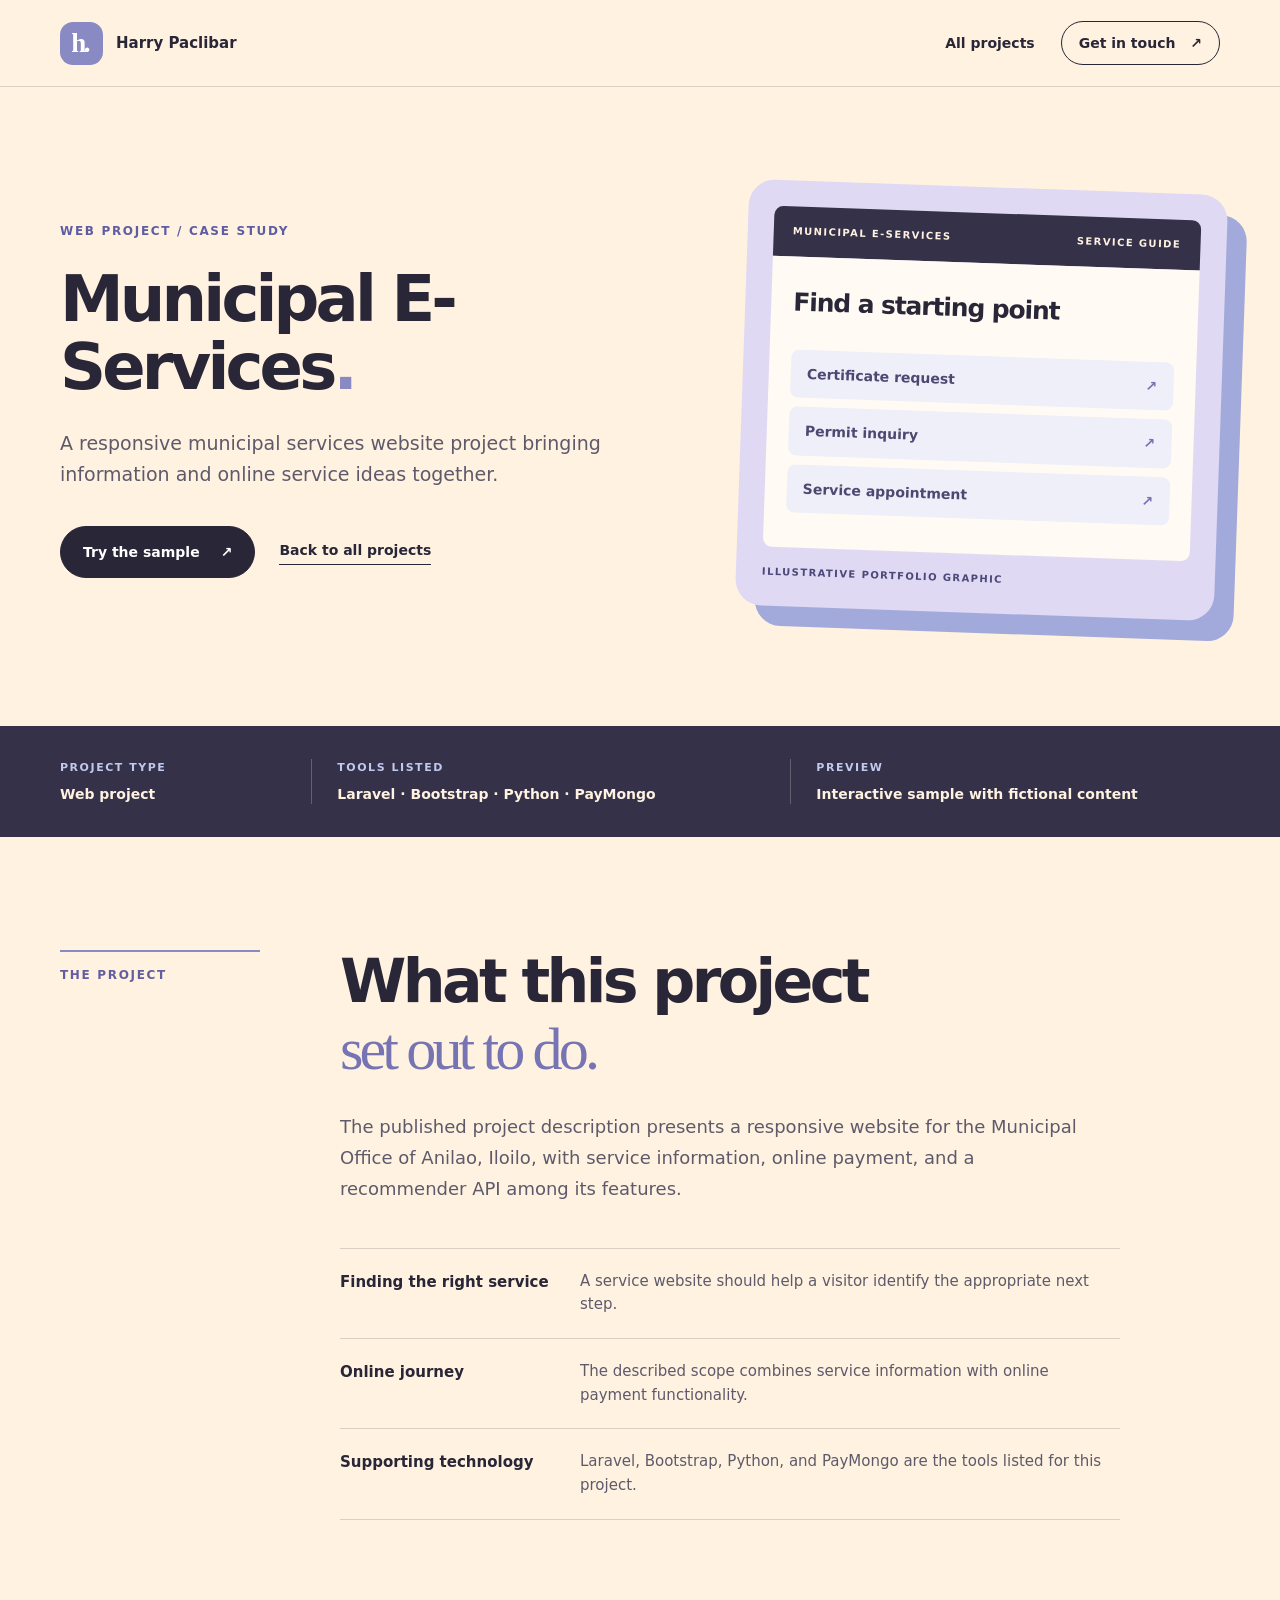
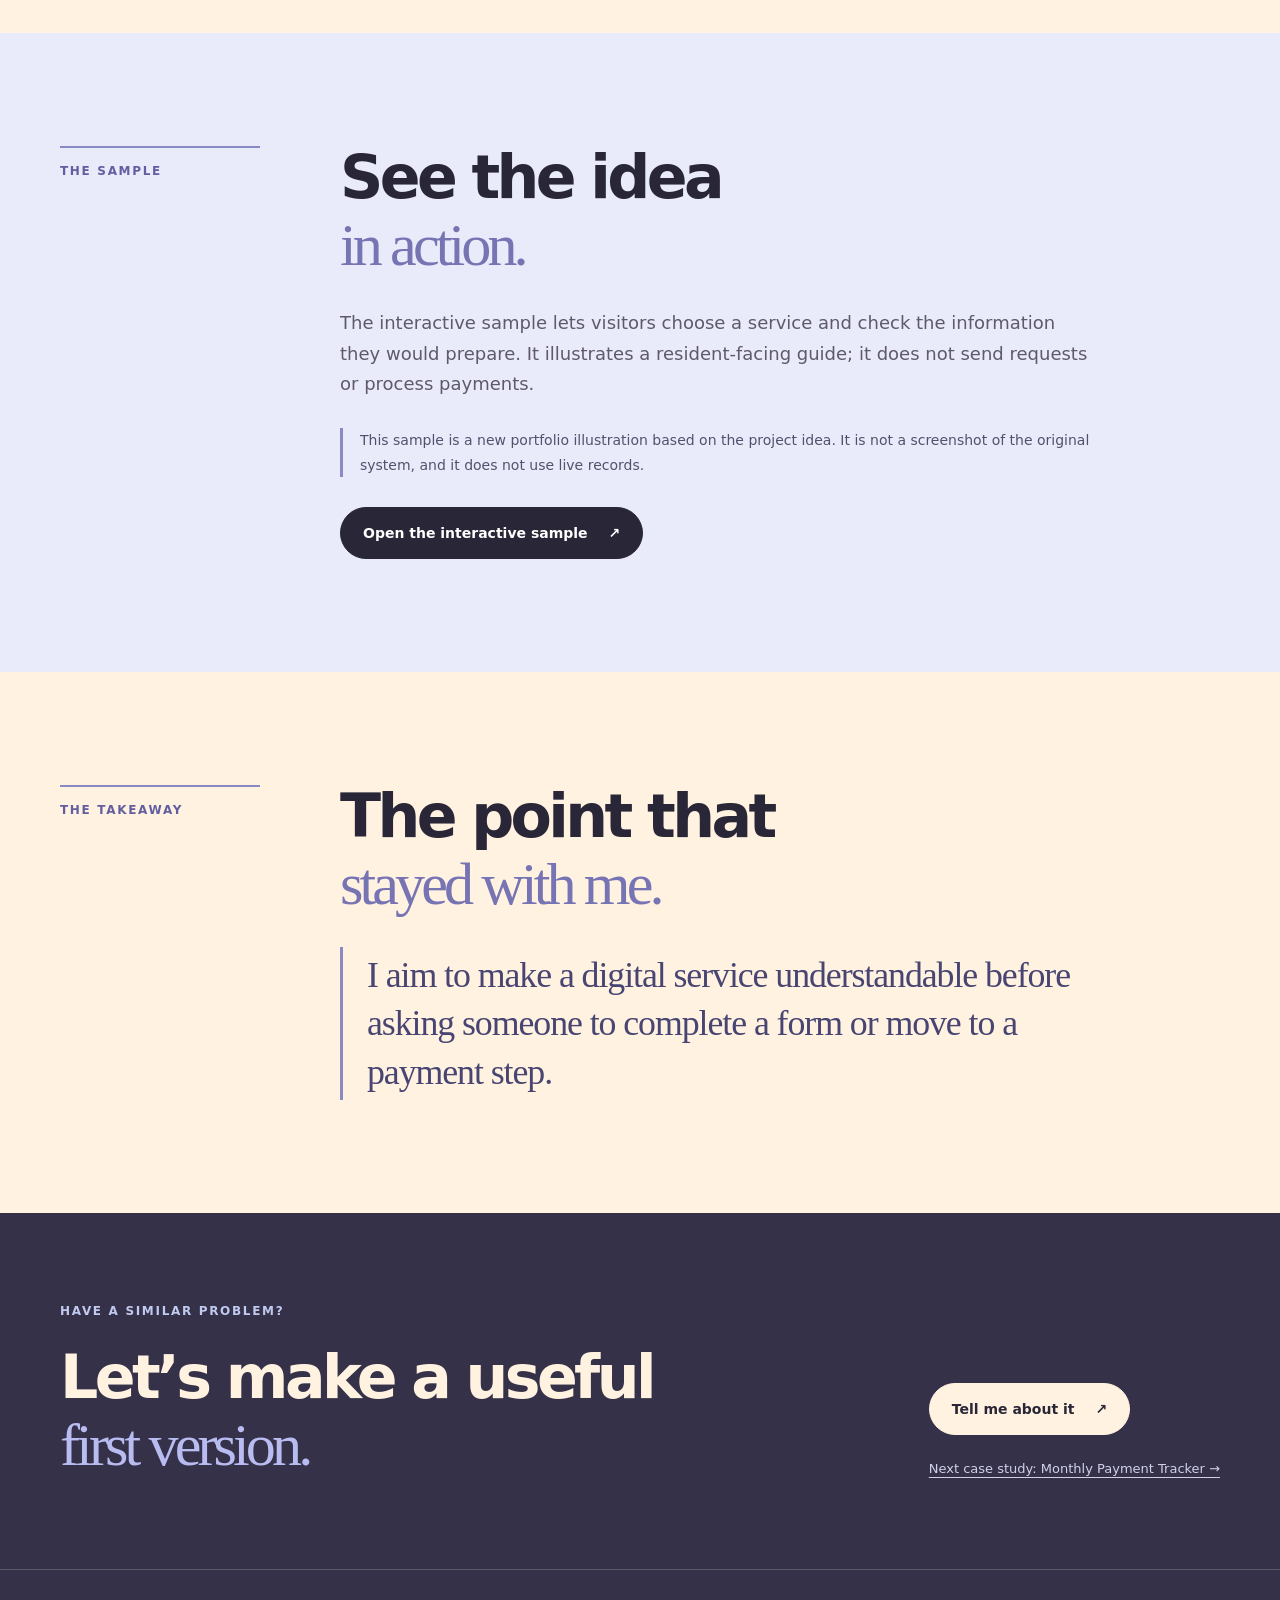
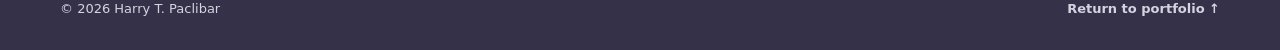
<file: case-studies/municipal.html>
<!doctype html>
<html lang="en">
<head>
  <meta charset="utf-8">
  <meta name="viewport" content="width=device-width, initial-scale=1">
  <meta name="theme-color" content="#FFF2E0">
  <title>Municipal E-Services | Harry T. Paclibar</title>
  <meta name="description" content="A responsive municipal services website project bringing information and online service ideas together. Read the case study and try an illustrative interactive preview.">
  <link rel="canonical" href="https://hxrryp.github.io/My-Portfolio/case-studies/municipal.html">
  <meta property="og:type" content="article">
  <meta property="og:site_name" content="Harry T. Paclibar">
  <meta property="og:title" content="Municipal E-Services | Harry T. Paclibar">
  <meta property="og:description" content="A responsive municipal services website project bringing information and online service ideas together. Read the case study and try an illustrative interactive preview.">
  <meta property="og:url" content="https://hxrryp.github.io/My-Portfolio/case-studies/municipal.html">
  <meta property="og:image" content="https://hxrryp.github.io/My-Portfolio/assets/share-municipal.png">
  <meta property="og:image:width" content="1200"><meta property="og:image:height" content="630">
  <meta property="og:image:alt" content="Illustrated card for Municipal E-Services by Harry T. Paclibar">
  <meta name="twitter:card" content="summary_large_image">
  <meta name="twitter:title" content="Municipal E-Services | Harry T. Paclibar">
  <meta name="twitter:description" content="A responsive municipal services website project bringing information and online service ideas together. Read the case study and try an illustrative interactive preview.">
  <meta name="twitter:image" content="https://hxrryp.github.io/My-Portfolio/assets/share-municipal.png">
  <link rel="icon" type="image/svg+xml" href="../favicon.svg">
  <link rel="stylesheet" href="../case-studies.css">
</head>
<body class="case-page case-municipal">
  <a class="skip-link" href="#main">Skip to content</a>
  <header class="case-header"><div class="container header-row"><a class="wordmark" href="../index.html"><span class="wordmark-symbol">h.</span><span>Harry Paclibar</span></a><nav aria-label="Case study navigation"><a href="../index.html#projects">All projects</a><a class="nav-contact" href="../index.html#contact">Get in touch <span aria-hidden="true">↗</span></a></nav></div></header>
  <main id="main">
    <section class="case-hero container" aria-labelledby="case-title"><div class="case-hero-copy"><p class="case-label">WEB PROJECT / CASE STUDY</p><h1 id="case-title">Municipal E-Services<span>.</span></h1><p class="case-summary">A responsive municipal services website project bringing information and online service ideas together.</p><div class="case-hero-actions"><a class="button button-dark" href="../index.html#preview-municipal">Try the sample <span aria-hidden="true">↗</span></a><a class="case-text-link" href="../index.html#projects">Back to all projects</a></div></div><div class="case-art" aria-label="Illustrative concept for Municipal E-Services"><div class="case-art-head"><span>MUNICIPAL E-SERVICES</span><span>SERVICE GUIDE</span></div><div class="case-art-content"><strong>Find a starting point</strong><div class="case-service-pill">Certificate request <span>↗</span></div><div class="case-service-pill">Permit inquiry <span>↗</span></div><div class="case-service-pill">Service appointment <span>↗</span></div></div><small>ILLUSTRATIVE PORTFOLIO GRAPHIC</small></div></section>
    <div class="case-band"><div class="container case-facts"><div><span>PROJECT TYPE</span><strong>Web project</strong></div><div><span>TOOLS LISTED</span><strong>Laravel · Bootstrap · Python · PayMongo</strong></div><div><span>PREVIEW</span><strong>Interactive sample with fictional content</strong></div></div></div>
    <section class="case-story container" aria-label="Project details"><div class="case-story-label">THE PROJECT</div><div class="case-story-main"><h2>What this project<br><em>set out to do.</em></h2><p>The published project description presents a responsive website for the Municipal Office of Anilao, Iloilo, with service information, online payment, and a recommender API among its features.</p><ul class="case-scope"><li><span>Finding the right service</span><p>A service website should help a visitor identify the appropriate next step.</p></li><li><span>Online journey</span><p>The described scope combines service information with online payment functionality.</p></li><li><span>Supporting technology</span><p>Laravel, Bootstrap, Python, and PayMongo are the tools listed for this project.</p></li></ul></div></section>
    <section class="case-preview-section"><div class="container case-story"><div class="case-story-label">THE SAMPLE</div><div class="case-story-main"><h2>See the idea<br><em>in action.</em></h2><p>The interactive sample lets visitors choose a service and check the information they would prepare. It illustrates a resident-facing guide; it does not send requests or process payments.</p><p class="case-disclosure">This sample is a new portfolio illustration based on the project idea. It is not a screenshot of the original system, and it does not use live records.</p><a class="button button-dark" href="../index.html#preview-municipal">Open the interactive sample <span aria-hidden="true">↗</span></a></div></div></section>
    <section class="case-story container" aria-label="Takeaway"><div class="case-story-label">THE TAKEAWAY</div><div class="case-story-main"><h2>The point that<br><em>stayed with me.</em></h2><blockquote>I aim to make a digital service understandable before asking someone to complete a form or move to a payment step.</blockquote></div></section>
    <section class="case-end"><div class="container case-end-grid"><div><p class="case-label">HAVE A SIMILAR PROBLEM?</p><h2>Let’s make a useful<br><em>first version.</em></h2></div><div class="case-end-links"><a class="button button-light" href="../index.html#contact">Tell me about it <span aria-hidden="true">↗</span></a><a href="tracker.html">Next case study: Monthly Payment Tracker →</a></div></div></section>
  </main>
  <footer class="case-footer"><div class="container"><span>© 2026 Harry T. Paclibar</span><a href="../index.html">Return to portfolio ↑</a></div></footer>
  <!-- Cloudflare Web Analytics -->
  <script type="module" src="https://static.cloudflareinsights.com/beacon.min.js" data-cf-beacon='{"token":"f6e393e42b0047e2b69d297e351377a7"}'></script>
  <!-- End Cloudflare Web Analytics -->
</body>
</html>
</file>
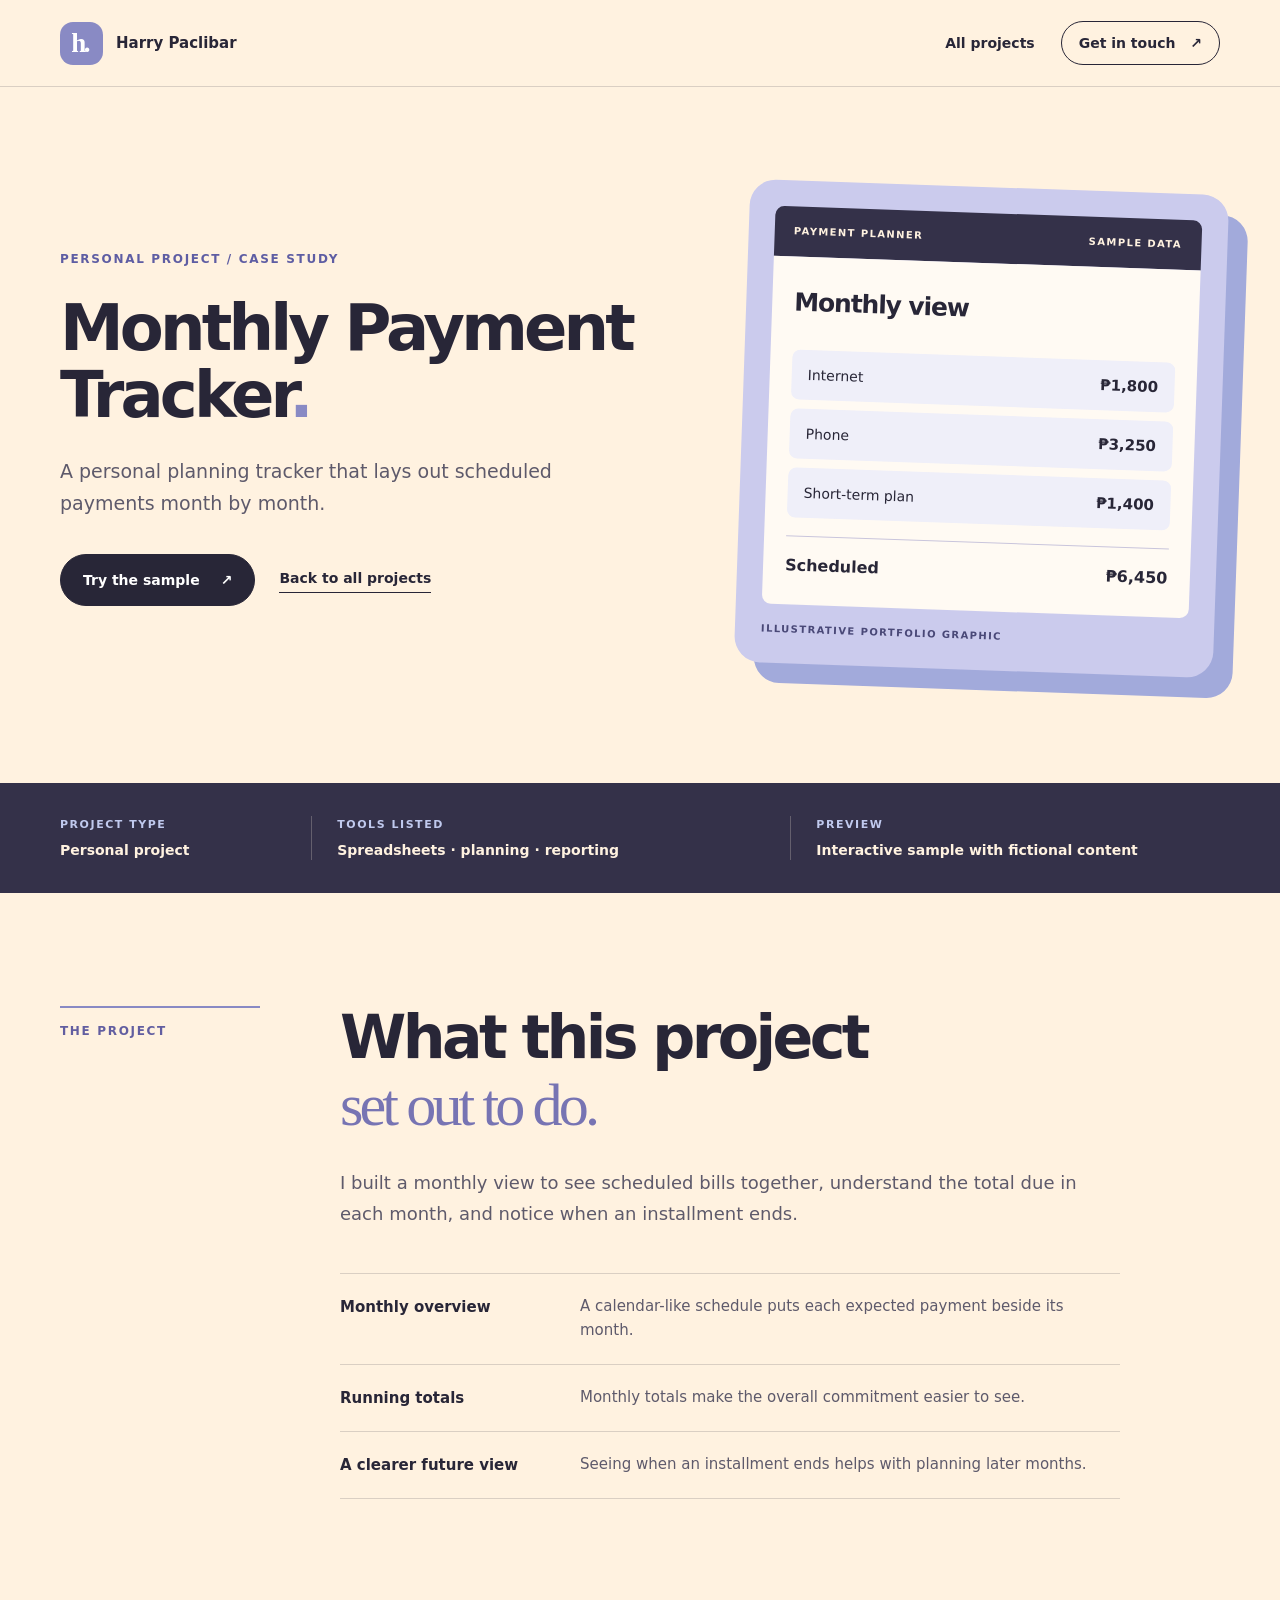
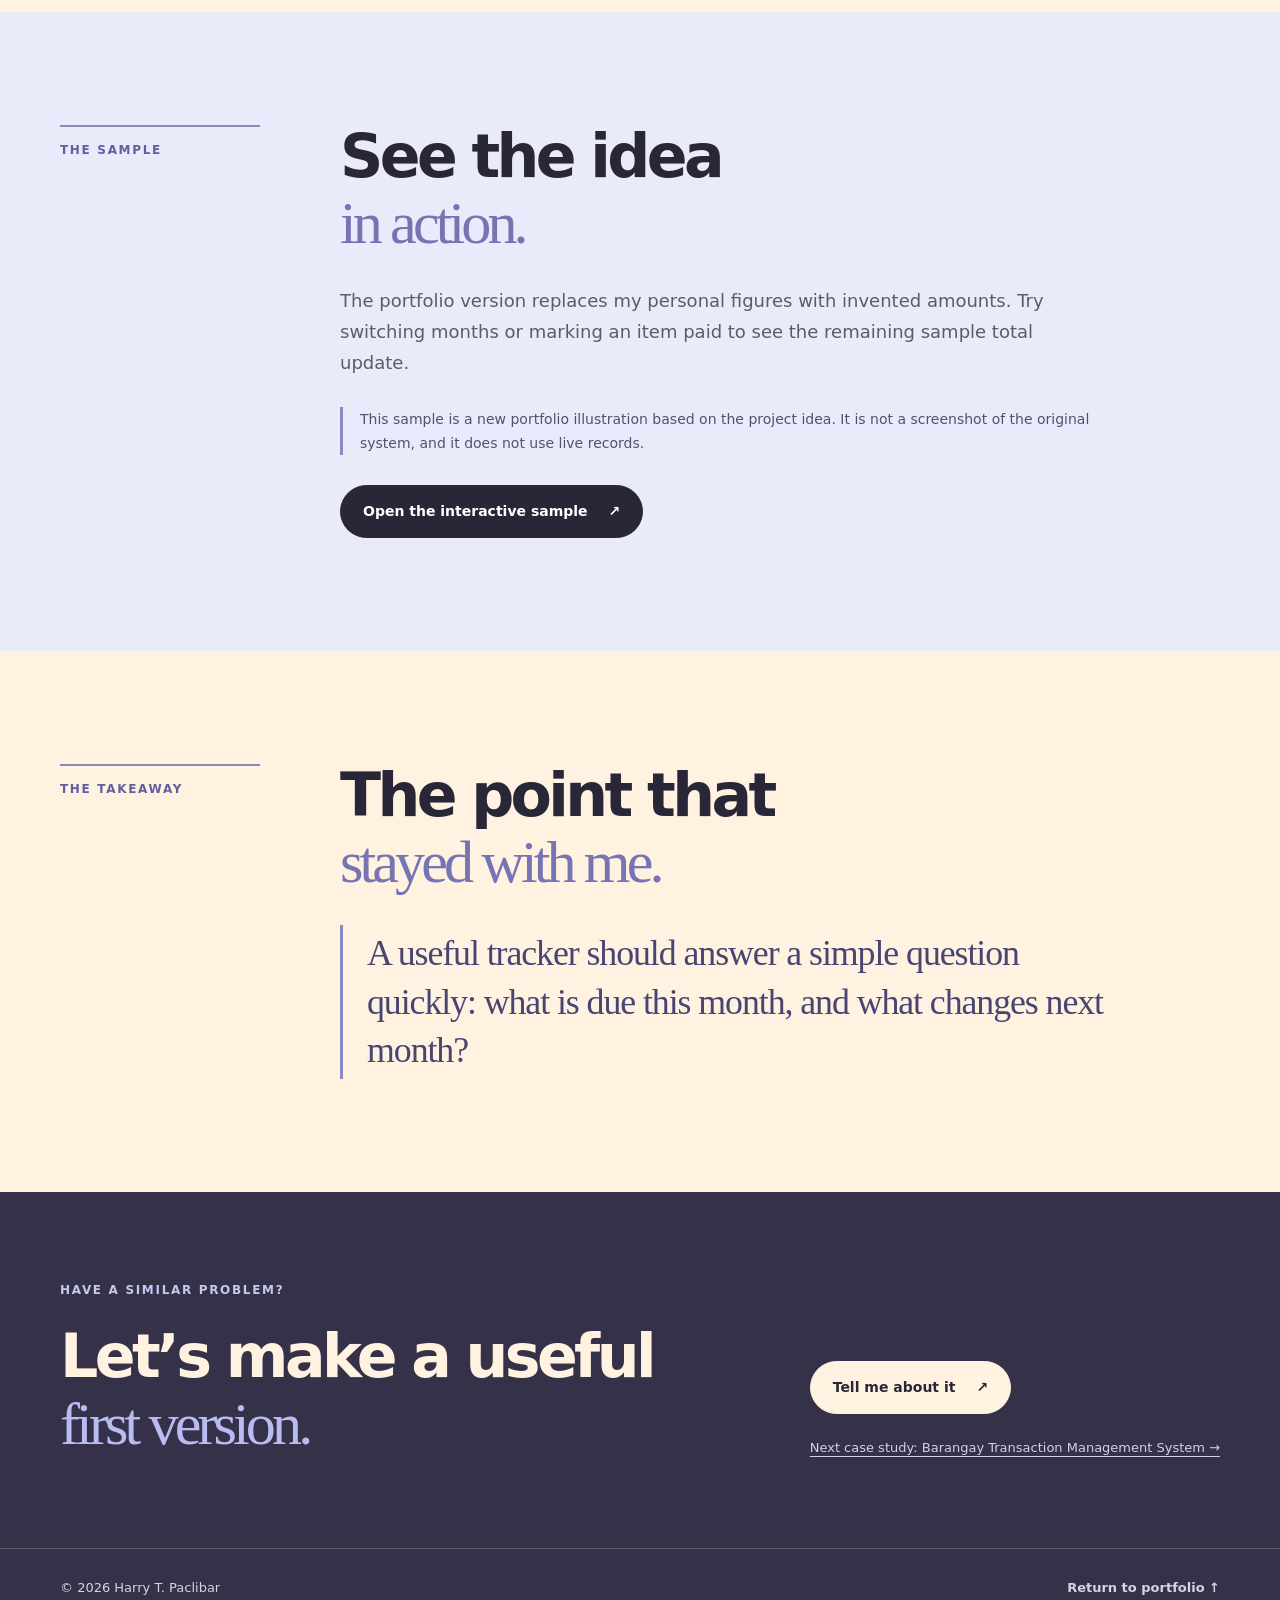
<file: case-studies/tracker.html>
<!doctype html>
<html lang="en">
<head>
  <meta charset="utf-8">
  <meta name="viewport" content="width=device-width, initial-scale=1">
  <meta name="theme-color" content="#FFF2E0">
  <title>Monthly Payment Tracker | Harry T. Paclibar</title>
  <meta name="description" content="A personal planning tracker that lays out scheduled payments month by month. Read the case study and try an illustrative interactive preview.">
  <link rel="canonical" href="https://hxrryp.github.io/My-Portfolio/case-studies/tracker.html">
  <meta property="og:type" content="article">
  <meta property="og:site_name" content="Harry T. Paclibar">
  <meta property="og:title" content="Monthly Payment Tracker | Harry T. Paclibar">
  <meta property="og:description" content="A personal planning tracker that lays out scheduled payments month by month. Read the case study and try an illustrative interactive preview.">
  <meta property="og:url" content="https://hxrryp.github.io/My-Portfolio/case-studies/tracker.html">
  <meta property="og:image" content="https://hxrryp.github.io/My-Portfolio/assets/share-tracker.png">
  <meta property="og:image:width" content="1200"><meta property="og:image:height" content="630">
  <meta property="og:image:alt" content="Illustrated card for Monthly Payment Tracker by Harry T. Paclibar">
  <meta name="twitter:card" content="summary_large_image">
  <meta name="twitter:title" content="Monthly Payment Tracker | Harry T. Paclibar">
  <meta name="twitter:description" content="A personal planning tracker that lays out scheduled payments month by month. Read the case study and try an illustrative interactive preview.">
  <meta name="twitter:image" content="https://hxrryp.github.io/My-Portfolio/assets/share-tracker.png">
  <link rel="icon" type="image/svg+xml" href="../favicon.svg">
  <link rel="stylesheet" href="../case-studies.css">
</head>
<body class="case-page case-tracker">
  <a class="skip-link" href="#main">Skip to content</a>
  <header class="case-header"><div class="container header-row"><a class="wordmark" href="../index.html"><span class="wordmark-symbol">h.</span><span>Harry Paclibar</span></a><nav aria-label="Case study navigation"><a href="../index.html#projects">All projects</a><a class="nav-contact" href="../index.html#contact">Get in touch <span aria-hidden="true">↗</span></a></nav></div></header>
  <main id="main">
    <section class="case-hero container" aria-labelledby="case-title"><div class="case-hero-copy"><p class="case-label">PERSONAL PROJECT / CASE STUDY</p><h1 id="case-title">Monthly Payment Tracker<span>.</span></h1><p class="case-summary">A personal planning tracker that lays out scheduled payments month by month.</p><div class="case-hero-actions"><a class="button button-dark" href="../index.html#preview-tracker">Try the sample <span aria-hidden="true">↗</span></a><a class="case-text-link" href="../index.html#projects">Back to all projects</a></div></div><div class="case-art" aria-label="Illustrative concept for Monthly Payment Tracker"><div class="case-art-head"><span>PAYMENT PLANNER</span><span>SAMPLE DATA</span></div><div class="case-art-content"><strong>Monthly view</strong><div class="case-money-row"><span>Internet</span><b>₱1,800</b></div><div class="case-money-row"><span>Phone</span><b>₱3,250</b></div><div class="case-money-row"><span>Short-term plan</span><b>₱1,400</b></div><div class="case-money-total"><span>Scheduled</span><b>₱6,450</b></div></div><small>ILLUSTRATIVE PORTFOLIO GRAPHIC</small></div></section>
    <div class="case-band"><div class="container case-facts"><div><span>PROJECT TYPE</span><strong>Personal project</strong></div><div><span>TOOLS LISTED</span><strong>Spreadsheets · planning · reporting</strong></div><div><span>PREVIEW</span><strong>Interactive sample with fictional content</strong></div></div></div>
    <section class="case-story container" aria-label="Project details"><div class="case-story-label">THE PROJECT</div><div class="case-story-main"><h2>What this project<br><em>set out to do.</em></h2><p>I built a monthly view to see scheduled bills together, understand the total due in each month, and notice when an installment ends.</p><ul class="case-scope"><li><span>Monthly overview</span><p>A calendar-like schedule puts each expected payment beside its month.</p></li><li><span>Running totals</span><p>Monthly totals make the overall commitment easier to see.</p></li><li><span>A clearer future view</span><p>Seeing when an installment ends helps with planning later months.</p></li></ul></div></section>
    <section class="case-preview-section"><div class="container case-story"><div class="case-story-label">THE SAMPLE</div><div class="case-story-main"><h2>See the idea<br><em>in action.</em></h2><p>The portfolio version replaces my personal figures with invented amounts. Try switching months or marking an item paid to see the remaining sample total update.</p><p class="case-disclosure">This sample is a new portfolio illustration based on the project idea. It is not a screenshot of the original system, and it does not use live records.</p><a class="button button-dark" href="../index.html#preview-tracker">Open the interactive sample <span aria-hidden="true">↗</span></a></div></div></section>
    <section class="case-story container" aria-label="Takeaway"><div class="case-story-label">THE TAKEAWAY</div><div class="case-story-main"><h2>The point that<br><em>stayed with me.</em></h2><blockquote>A useful tracker should answer a simple question quickly: what is due this month, and what changes next month?</blockquote></div></section>
    <section class="case-end"><div class="container case-end-grid"><div><p class="case-label">HAVE A SIMILAR PROBLEM?</p><h2>Let’s make a useful<br><em>first version.</em></h2></div><div class="case-end-links"><a class="button button-light" href="../index.html#contact">Tell me about it <span aria-hidden="true">↗</span></a><a href="barangay.html">Next case study: Barangay Transaction Management System →</a></div></div></section>
  </main>
  <footer class="case-footer"><div class="container"><span>© 2026 Harry T. Paclibar</span><a href="../index.html">Return to portfolio ↑</a></div></footer>
  <!-- Cloudflare Web Analytics -->
  <script type="module" src="https://static.cloudflareinsights.com/beacon.min.js" data-cf-beacon='{"token":"f6e393e42b0047e2b69d297e351377a7"}'></script>
  <!-- End Cloudflare Web Analytics -->
</body>
</html>
</file>
<file: styles.css>
:root{--cream:#FFF2E0;--lavender-light:#C0C9EE;--lavender:#A2AADB;--purple:#898AC4;--ink:#282637;--muted:#5e5a6b;--line:rgba(40,38,55,.17);--paper:#fffaf3;--deep:#343149;--focus:#49419c;color-scheme:light;font-family:Inter,ui-sans-serif,system-ui,-apple-system,BlinkMacSystemFont,"Segoe UI",sans-serif;font-synthesis:none}
*{box-sizing:border-box}html{scroll-behavior:smooth}body{margin:0;background:var(--cream);color:var(--ink);font-size:16px;line-height:1.55}img{display:block;max-width:100%}a{color:inherit}button,input,textarea{font:inherit}button{cursor:pointer}a:focus-visible,button:focus-visible,input:focus-visible,textarea:focus-visible{outline:3px solid var(--focus);outline-offset:3px}.container{width:min(100% - 84px,1220px);margin-inline:auto}.skip-link{position:absolute;z-index:10;left:12px;top:-90px;background:var(--deep);color:white;padding:12px 20px}.skip-link:focus{top:12px}.site-header{border-bottom:1px solid var(--line)}.header-inner{min-height:90px;display:flex;justify-content:space-between;align-items:center;gap:24px}.wordmark{text-decoration:none;display:flex;align-items:center;gap:13px;font-size:15px;font-weight:800;letter-spacing:-.025em;white-space:nowrap}.wordmark-symbol{display:grid;place-items:center;width:43px;height:43px;border-radius:13px;background:var(--purple);color:white;font:700 27px/1 Georgia,serif;letter-spacing:-.1em;padding-right:4px}.nav{display:flex;align-items:center;gap:34px;font-weight:600;font-size:14px}.nav a{text-decoration:none}.nav a:hover,.footer a:hover,.direct-contact a:hover{color:#5550a2}.nav .nav-cta{border:1px solid var(--ink);border-radius:999px;padding:10px 17px;white-space:nowrap}.nav-cta span{margin-left:14px}.hero{min-height:680px;padding-block:78px 105px;display:grid;grid-template-columns:minmax(0,1.15fr) minmax(360px,.85fr);gap:50px;align-items:center}.eyebrow,.section-label,.card-index,.project-type,.portrait-caption,.direct-contact>span{font-size:12px;font-weight:800;letter-spacing:.14em}.eyebrow{display:flex;align-items:center;gap:10px;flex-wrap:wrap;margin:0 0 26px;color:#5550a2}.eyebrow-rule{width:26px;height:2px;background:var(--purple)}.eyebrow-star{font-size:16px;line-height:1}h1,h2,h3,h4,p{margin-top:0}h1,h2{letter-spacing:-.065em;line-height:1.06}h1{font-size:clamp(3.7rem,6.45vw,6.7rem);font-weight:750;margin-bottom:29px}h1 em,h2 em{font-family:Georgia,"Times New Roman",serif;font-weight:400;color:#6869aa;letter-spacing:-.075em}.period{color:var(--purple)}.hero-intro{font-size:19px;line-height:1.65;max-width:560px;color:var(--muted);margin-bottom:33px}.hero-actions{display:flex;align-items:center;gap:12px;flex-wrap:wrap}.button{text-decoration:none;border-radius:999px;padding:15px 24px;min-height:52px;display:inline-flex;align-items:center;justify-content:center;gap:23px;font-size:14px;font-weight:750;border:1px solid var(--ink);transition:transform .18s,background .18s,color .18s}.button:hover{transform:translateY(-2px)}.button-dark{background:var(--ink);color:white}.button-dark:hover{background:#515072}.button-outline{background:transparent;color:var(--ink)}.button-outline:hover{background:#fff9f0}.hero-footnote{font-size:13px;letter-spacing:.015em;color:var(--muted);margin:42px 0 0}.hero-art{position:relative;max-width:495px;width:100%;justify-self:end}.portrait-frame{padding:15px;background:var(--lavender-light);border-radius:44% 44% 16px 16px;overflow:hidden;box-shadow:25px 24px 0 var(--lavender)}.portrait-frame img{aspect-ratio:1/1.08;object-fit:cover;object-position:center top;border-radius:44% 44% 10px 10px}.portrait-caption{display:flex;justify-content:space-between;gap:12px;padding:27px 1px 0;color:var(--muted);font-size:11px}.art-accent{position:absolute;color:var(--cream);font-size:54px;line-height:1}.art-accent-one{right:-15px;top:13%}.intro-band{background:var(--deep);color:var(--cream)}.band-inner{min-height:86px;display:flex;justify-content:space-between;align-items:center;gap:20px;font-size:13px;font-weight:800;letter-spacing:.16em}.band-symbol{font-size:20px;color:var(--lavender)}.section{padding-block:112px}.section-label{color:#5e5da3;margin-bottom:20px}.section-heading{display:flex;align-items:end;justify-content:space-between;gap:60px;margin-bottom:42px}.section-heading h2,.about h2,.contact h2{font-size:clamp(2.9rem,4.9vw,5.2rem);margin:0;font-weight:700}.section-heading>p{max-width:355px;color:var(--muted);font-size:17px;line-height:1.65;margin-bottom:2px}.services{background:var(--paper)}.services-grid{display:grid;grid-template-columns:repeat(3,minmax(0,1fr));gap:14px}.service-card{min-height:338px;border:1px solid var(--line);border-radius:14px;background:var(--cream);padding:26px 27px;display:flex;flex-direction:column;transition:transform .2s,box-shadow .2s}.service-card:hover{transform:translateY(-4px);box-shadow:0 12px 20px rgba(40,38,55,.07)}.card-index{color:#5550a2}.service-glyph{font-size:47px;color:#6869aa;margin:27px 0 24px;line-height:1}.service-card h3{font-size:23px;line-height:1.2;letter-spacing:-.045em;margin-bottom:12px}.service-card p{color:var(--muted);font-size:15px;line-height:1.62}.service-card .card-tags{border-top:1px solid var(--line);padding-top:17px;margin:auto 0 0;color:#5a5792;font-size:12px;font-weight:700}.projects{background:#e9eafa}.projects-heading{margin-bottom:46px}.project-grid{display:grid;grid-template-columns:repeat(2,minmax(0,1fr));gap:20px}.project-card{overflow:hidden;border:1px solid rgba(40,38,55,.12);border-radius:16px;background:var(--paper)}.feature-project{grid-column:1/-1;display:grid;grid-template-columns:1fr 1fr}.project-visual{position:relative;min-height:300px;padding:34px;display:grid;place-items:center;overflow:hidden}.feature-project .project-visual{min-height:370px}.visual-barangay{background:#afb7e7}.visual-municipal{background:#e2d8fa}.visual-tracker{background:#cbcbed}.project-details{padding:29px 33px 32px}.feature-project .project-details{display:flex;flex-direction:column;justify-content:center;padding:44px}.project-type{color:#6664ad;margin-bottom:13px}.project-details h3{font-size:clamp(1.5rem,2.5vw,2.15rem);letter-spacing:-.045em;line-height:1.2;margin-bottom:13px}.project-details>p:not(.project-type){color:var(--muted);max-width:490px;line-height:1.65;font-size:15px;margin-bottom:24px}.chip-list{display:flex;flex-wrap:wrap;gap:7px}.chip-list span{border:1px solid rgba(40,38,55,.22);border-radius:999px;padding:5px 10px;font-size:12px;font-weight:700;color:#504d67}.mock-window{width:min(100%,435px);background:#fffaf3;box-shadow:19px 20px 0 rgba(81,78,137,.22);border-radius:10px;overflow:hidden;transform:rotate(-3deg)}.mock-top{height:43px;background:#373451;color:#f5ecfa;display:flex;align-items:center;justify-content:space-between;padding:0 16px;font-size:9px;font-weight:800;letter-spacing:.12em}.mock-dots{display:flex;gap:5px}.mock-dots i{height:6px;width:6px;border-radius:50%;background:#b9b6d9}.mock-body{display:flex;min-height:224px}.mock-sidebar{width:70px;background:#e7e6f7;padding:23px 12px;display:flex;flex-direction:column;gap:13px}.mock-sidebar b{height:9px;border-radius:3px;background:#b8b9db}.mock-main{flex:1;padding:23px 24px}.mock-main>span{display:block;font-weight:800;font-size:17px;letter-spacing:-.05em}.mock-stat-row{display:flex;gap:9px;margin:20px 0}.mock-stat-row b{width:33%;height:50px;background:#dddff2;border-radius:5px}.mock-stat-row b:nth-child(2){background:#c2c6e9}.mock-bars{display:flex;align-items:end;gap:8px;height:46px}.mock-bars i{width:23%;height:40%;background:#9398d0;border-radius:4px 4px 0 0}.mock-bars i:nth-child(2){height:80%}.mock-bars i:nth-child(3){height:62%}.mock-bars i:nth-child(4){height:100%}.town-panel{background:var(--cream);width:min(90%,350px);border-radius:8px;box-shadow:16px 17px 0 rgba(129,101,173,.19);padding:19px 21px 25px;transform:rotate(3deg)}.town-top{display:flex;justify-content:space-between;align-items:center;font-size:20px;font-weight:900;letter-spacing:.03em;color:#5d578c}.town-top span{font-size:35px;color:#c89460}.town-lines{margin:28px 0 18px}.town-lines b{display:block;height:13px;background:#a9a7ca;border-radius:4px;margin-bottom:8px;width:82%}.town-lines b+ b{width:60%;height:9px;opacity:.6}.town-button{height:22px;width:100px;background:#7776af;border-radius:50px;margin-bottom:24px}.town-cards{display:flex;gap:8px}.town-cards i{height:50px;flex:1;border-radius:5px;background:#c4c4e6}.tracker-panel{background:#fffaf3;border-radius:10px;width:min(90%,335px);box-shadow:16px 16px 0 rgba(91,83,148,.2);padding:20px 20px 15px;transform:rotate(-3deg)}.tracker-head{display:flex;justify-content:space-between;gap:10px;color:#5e5a8d;font-size:10px;font-weight:800;text-transform:uppercase;letter-spacing:.09em}.tracker-sum{font-size:30px;font-weight:850;letter-spacing:-.07em;margin:16px 0}.tracker-sum small{display:block;font-size:11px;letter-spacing:0;color:var(--muted);font-weight:500}.tracker-row{border-top:1px solid #ded8e5;display:flex;justify-content:space-between;padding:8px 0;font-size:11px}.tracker-row b{font-size:11px}.tracker-bottom{margin-top:8px;height:5px;width:72%;background:#898ac4;border-radius:8px}.about{background:var(--deep);color:var(--cream)}.about-grid{display:grid;grid-template-columns:.95fr 1.05fr;gap:10%}.about .section-label{color:#c0c9ee}.about h2 em{color:#b9bcf1}.about-lead>p:not(.section-label){margin:27px 0;color:#e2ddea;max-width:470px;font-size:18px;line-height:1.75}.about-note{border-left:2px solid var(--lavender);padding:12px 0 12px 18px;color:#cfd0e7;max-width:440px;font-size:15px;line-height:1.65;margin-top:34px}.career h3{font-size:13px;text-transform:uppercase;letter-spacing:.14em;color:#c0c9ee;margin-bottom:17px}.career-item{border-top:1px solid rgba(255,242,224,.22);padding:20px 0;display:grid;grid-template-columns:128px 1fr;gap:12px}.career-item>span{font-size:11px;letter-spacing:.08em;font-weight:800;color:#c0c9ee;padding-top:4px}.career-item h4{font-size:19px;letter-spacing:-.035em;margin-bottom:3px}.career-item p{font-size:14px;color:#d6d3e0;margin-bottom:0}.career .education-heading{margin-top:28px}.contact{background:var(--cream)}.contact-grid{display:grid;grid-template-columns:.86fr 1.14fr;gap:9%;align-items:start}.contact h2{margin-bottom:24px}.contact h2 em{color:#7271b0}.contact-copy>p{font-size:17px;line-height:1.7;color:var(--muted);max-width:420px}.direct-contact{display:flex;flex-direction:column;align-items:flex-start;margin-top:39px}.direct-contact>span{color:#625ea0;margin:14px 0 8px}.direct-contact>a{text-decoration:none;font-size:17px;font-weight:700;line-height:1.9;word-break:break-word}.direct-contact>a span{font-size:14px}.direct-contact>p{font-size:13px;color:var(--muted);margin:22px 0 0;line-height:1.5}.contact-form{background:var(--paper);border:1px solid rgba(40,38,55,.14);border-radius:18px;box-shadow:14px 15px 0 #d5d6f0;padding:39px}.contact-form h3{font-size:29px;letter-spacing:-.05em;margin-bottom:5px}.contact-form>p{color:var(--muted);font-size:14px;margin-bottom:27px}.form-row{display:grid;grid-template-columns:1fr 1fr;gap:16px}.field{margin-bottom:18px}.field label{display:block;margin-bottom:8px;font-size:13px;font-weight:800}.field input,.field textarea{width:100%;border:1px solid #beb9ca;border-radius:8px;background:#fff;color:var(--ink);padding:13px 14px;outline-offset:2px;font-size:15px}.field textarea{resize:vertical;min-height:140px}.field input::placeholder,.field textarea::placeholder{color:#777487}.field input:focus,.field textarea:focus{border-color:#6869aa}.submit-button{width:100%;margin-top:2px}.contact-form .form-note{font-size:12px;line-height:1.6;margin:13px 0 0}.honey-field{position:absolute;left:-9999px;width:1px;height:1px;opacity:0}.footer{background:var(--deep);color:#e4e0ea}.footer-inner{min-height:94px;display:flex;justify-content:space-between;align-items:center;gap:20px;font-size:13px}.footer-brand{font:700 33px Georgia,serif;text-decoration:none;line-height:1;letter-spacing:-.1em}.footer-brand span{color:var(--lavender)}.footer-inner>a:last-child{text-decoration:none;font-weight:700}
@media(max-width:1050px){.hero{gap:28px;grid-template-columns:1.1fr .9fr}.hero h1{font-size:clamp(3.4rem,6.2vw,5.5rem)}.nav{gap:21px}.about-grid{gap:5%}}
@media(max-width:760px){.container{width:min(100% - 40px,620px)}.header-inner{min-height:80px}.nav{gap:14px;font-size:13px}.nav a:nth-child(1),.nav a:nth-child(3){display:none}.hero{grid-template-columns:1fr;min-height:0;padding-block:70px 85px;gap:56px}.hero h1{font-size:clamp(3.6rem,10vw,5.5rem)}.hero-art{justify-self:center;max-width:440px;width:calc(100% - 25px)}.hero-footnote{margin-top:25px}.band-inner{flex-wrap:wrap;justify-content:center;padding-block:20px;min-height:75px;font-size:11px}.band-inner span:nth-last-child(-n+2){display:none}.section{padding-block:83px}.section-heading{display:block}.section-heading>p{margin-top:23px;max-width:540px}.services-grid{grid-template-columns:1fr}.service-card{min-height:0}.service-glyph{margin:18px 0}.project-grid{grid-template-columns:1fr}.feature-project{grid-column:auto;display:block}.feature-project .project-visual{min-height:310px}.feature-project .project-details{padding:29px 33px 32px}.about-grid,.contact-grid{grid-template-columns:1fr;gap:55px}.career-item{grid-template-columns:120px 1fr}.contact-form{box-shadow:9px 10px 0 #d5d6f0}}
@media(max-width:440px){.container{width:calc(100% - 34px)}.wordmark{font-size:14px}.wordmark-symbol{width:35px;height:35px;font-size:22px}.nav a:not(.nav-cta){display:none}.nav .nav-cta{padding:9px 13px}.nav-cta span{margin-left:6px}.hero{padding-top:58px}.eyebrow{font-size:10px;letter-spacing:.08em}.hero h1{font-size:clamp(3.25rem,12.1vw,4.1rem)}.hero-intro{font-size:17px}.hero-actions .button{width:100%}.portrait-frame{padding:10px;box-shadow:14px 15px 0 var(--lavender)}.band-inner{gap:13px}.section-heading h2,.about h2,.contact h2{font-size:clamp(2.6rem,11vw,3.5rem)}.project-visual{padding:20px;min-height:270px}.feature-project .project-visual{min-height:270px}.mock-sidebar{width:48px}.mock-main{padding:19px 12px}.mock-main>span{font-size:14px}.mock-window{box-shadow:10px 11px 0 rgba(81,78,137,.22)}.project-details,.feature-project .project-details{padding:25px}.career-item{display:block}.career-item>span{display:block;padding:0 0 6px}.form-row{grid-template-columns:1fr;gap:0}.contact-form{padding:26px 20px}.footer-inner{min-height:85px;flex-wrap:wrap;gap:12px}.footer-brand{display:none}}
@media(prefers-reduced-motion:reduce){html{scroll-behavior:auto}.button,.service-card{transition:none}}
/* Interactive service cards and their shared detail dialog. */
.service-card{position:relative;cursor:pointer}.service-card-link{position:absolute;inset:0;z-index:2;border-radius:14px}.service-card-link:focus-visible{outline:3px solid var(--focus);outline-offset:4px}.card-action{align-self:flex-start;margin-top:12px;color:#5e5da3;font-size:12px;font-weight:800;letter-spacing:.03em}.service-card:hover .card-action,.service-card:focus-within .card-action{text-decoration:underline}.service-card:focus-within{box-shadow:0 12px 20px rgba(40,38,55,.07)}
.service-dialog{width:min(960px,calc(100% - 32px));max-height:calc(100dvh - 36px);padding:0;border:1px solid #d2cddd;border-radius:24px;background:var(--paper);color:var(--ink);box-shadow:0 28px 75px rgba(21,18,37,.24);overflow:auto}.service-dialog::backdrop{background:rgba(31,28,48,.68);backdrop-filter:blur(5px)}.service-dialog[open]{animation:dialog-enter .22s ease-out}.dialog-layout{padding:36px 38px 32px}.dialog-head{display:flex;justify-content:space-between;align-items:center;gap:20px;margin-bottom:19px}.dialog-eyebrow,.dialog-panel-label{color:#5e5da3;font-weight:800;letter-spacing:.13em;font-size:12px}.dialog-close{height:42px;width:42px;border-radius:50%;border:1px solid var(--line);background:var(--cream);font-size:30px;line-height:1;color:var(--ink);display:grid;place-items:center;padding:0 0 4px}.dialog-close:hover{background:var(--lavender-light)}.dialog-body{display:grid;grid-template-columns:1fr 1fr;gap:27px;align-items:stretch}.dialog-left{padding:6px 9px 0 0}.dialog-left h2{font-size:clamp(2.1rem,3.7vw,3.35rem);margin-bottom:15px}.dialog-left>p{color:var(--muted);font-size:16px;line-height:1.6;max-width:400px;margin-bottom:27px}.dialog-left h3{font-size:14px;letter-spacing:-.01em;margin-bottom:11px}.dialog-options{display:flex;flex-wrap:wrap;gap:9px}.scenario-option{background:transparent;border:1px solid #aaa5ba;border-radius:999px;padding:10px 14px;color:var(--ink);font-weight:700;font-size:13px;line-height:1.35;min-height:42px}.scenario-option:hover{background:#eae9f6}.scenario-option[aria-pressed="true"]{background:var(--deep);border-color:var(--deep);color:var(--cream)}.dialog-right{background:#e7e9f8;border:1px solid #d6d6ee;border-radius:14px;padding:28px 28px 22px}.dialog-right h3{font-size:27px;letter-spacing:-.045em;line-height:1.2;margin:16px 0 8px}.dialog-right>p{color:#4d4b64;line-height:1.55;font-size:15px}.dialog-right ol{list-style:none;counter-reset:step;padding:0;margin:21px 0 0}.dialog-right li{counter-increment:step;display:flex;gap:12px;border-top:1px solid #c5c7df;padding:11px 0;font-size:14px;line-height:1.48}.dialog-right li::before{content:counter(step,decimal-leading-zero);color:#5e5da3;font-size:12px;font-weight:800;min-width:25px}.dialog-right .dialog-disclaimer{font-size:12px;line-height:1.45;margin:8px 0 0}.dialog-calculator:not([hidden]){display:grid;grid-template-columns:1.2fr 1fr auto;align-items:center;gap:18px;margin-top:20px;padding:19px 22px;border:1px solid var(--line);border-radius:13px;background:var(--cream)}.dialog-calculator p{margin:5px 0 0;font-size:14px;font-weight:700}.calculator-controls{display:flex;gap:10px}.calculator-controls label{font-size:12px;font-weight:700;color:var(--muted);flex:1}.calculator-controls input{display:block;width:100%;min-width:66px;border:1px solid #aaa5ba;background:white;border-radius:7px;margin-top:5px;padding:7px 9px;color:var(--ink);font-size:15px}.dialog-calculator output{font-size:17px;font-weight:800;white-space:nowrap;color:#5351a0}.dialog-calculator small{font-size:12px;color:var(--muted);grid-column:1/-1;margin-top:-11px}.dialog-footer{border-top:1px solid var(--line);display:flex;align-items:center;gap:19px;margin-top:24px;padding-top:23px}.dialog-footer>span{color:var(--muted);font-size:13px}@keyframes dialog-enter{from{opacity:0;transform:translateY(10px)}to{opacity:1;transform:translateY(0)}}
@media(max-width:760px){.dialog-layout{padding:25px 22px}.dialog-body{grid-template-columns:1fr;gap:21px}.dialog-left h2{font-size:2.5rem}.dialog-left>p{margin-bottom:18px}.dialog-right{padding:24px}.dialog-calculator:not([hidden]){grid-template-columns:1fr 1fr}.dialog-calculator>div:first-child{grid-column:1/-1}.dialog-calculator output{text-align:right}.dialog-calculator small{margin-top:0}}
@media(max-width:440px){.service-dialog{width:calc(100% - 20px);max-height:calc(100dvh - 20px);border-radius:17px}.dialog-layout{padding:21px 16px 23px}.dialog-head{margin-bottom:14px}.dialog-left h2{font-size:2.1rem}.dialog-right{padding:18px}.dialog-right h3{font-size:23px}.dialog-calculator:not([hidden]){display:block;padding:16px}.calculator-controls{margin:15px 0}.dialog-calculator output{display:block;text-align:left;margin-bottom:11px}.dialog-footer{align-items:stretch;flex-direction:column;gap:9px}.dialog-footer .button{width:100%}.dialog-footer>span{text-align:center}}
@media(prefers-reduced-motion:reduce){.service-dialog[open]{animation:none}}
/* Clickable project cards and self-contained sample interfaces. */
.project-card{position:relative;transition:transform .2s,box-shadow .2s}.project-card:hover{transform:translateY(-4px);box-shadow:0 14px 25px rgba(40,38,55,.11)}.project-card:focus-within{box-shadow:0 14px 25px rgba(40,38,55,.11)}.project-card-link{position:absolute;inset:0;z-index:2;border-radius:16px;cursor:pointer}.project-card-link:focus-visible{outline:3px solid var(--focus);outline-offset:4px}.project-action{display:inline-flex;align-self:flex-start;margin-top:22px;color:#5550a2;font-size:13px;font-weight:800;letter-spacing:.015em}.project-card:hover .project-action,.project-card:focus-within .project-action{text-decoration:underline}
.project-dialog{width:min(1100px,calc(100% - 32px));max-height:calc(100dvh - 32px);padding:0;border:1px solid #c5bfd7;border-radius:22px;background:var(--paper);color:var(--ink);box-shadow:0 28px 75px rgba(21,18,37,.27);overflow:auto}.project-dialog::backdrop{background:rgba(31,28,48,.72);backdrop-filter:blur(5px)}.project-dialog[open]{animation:dialog-enter .22s ease-out}.project-dialog-inner{padding:29px 32px 30px}.project-dialog-top{display:flex;align-items:center;justify-content:space-between;gap:20px}.project-dialog-label,.demo-badge,.demo-kicker{color:#5550a2;font-size:11px;font-weight:850;letter-spacing:.12em}.project-dialog-heading{display:flex;align-items:end;justify-content:space-between;gap:28px;padding:15px 0 23px}.project-dialog-heading h2{font-size:clamp(2rem,3.5vw,3.25rem);margin-bottom:10px}.project-dialog-heading p{color:var(--muted);font-size:15px;line-height:1.55;max-width:610px;margin:0}.demo-badge{border:1px solid #bbb8d4;border-radius:999px;padding:8px 11px;white-space:nowrap}.project-demo-screen{border:1px solid #d5d3e3;border-radius:14px;overflow:hidden;background:white}.demo-app[hidden]{display:none!important}.demo-app-header{background:#36314f;color:#fff9f1;min-height:70px;display:flex;align-items:center;justify-content:space-between;gap:20px;padding:15px 25px}.demo-app-brand{display:flex;align-items:center;gap:12px}.demo-app-brand>div{display:flex;flex-direction:column;gap:1px}.demo-app-brand strong{font-size:15px;line-height:1.2}.demo-app-brand small{color:#dad9ed;font-size:11px}.demo-app-mark{display:grid;place-items:center;width:39px;height:39px;border-radius:10px;background:#c0c9ee;color:#343149;font:800 22px Georgia,serif}.demo-app-meta{font-size:10px;letter-spacing:.12em;font-weight:800;color:#e5dff2}.municipal-header{background:#6661a2}.municipal-header .demo-app-mark{background:#fff2e0}.tracker-header{background:#575390}.tracker-header .demo-app-mark{background:#fff2e0}.demo-app-body{padding:25px 29px 23px;background:#fbfafb}.demo-app-title{display:flex;justify-content:space-between;align-items:end;gap:20px;margin-bottom:22px}.demo-app-title h3{font-size:26px;letter-spacing:-.04em;line-height:1.2;margin:5px 0}.demo-app-title p{font-size:14px;color:var(--muted);margin-bottom:0}.demo-stat{background:#e7e9f8;border-radius:10px;padding:10px 17px;display:flex;flex-direction:column;align-items:center;min-width:112px}.demo-stat strong{font-size:24px;line-height:1.1}.demo-stat span{font-size:11px;color:var(--muted);white-space:nowrap}.demo-summary,.tracker-metrics{display:grid;grid-template-columns:repeat(3,1fr);gap:11px;margin-bottom:20px}.demo-summary>div,.tracker-metrics>div{background:#f0eff9;border:1px solid #dedcef;border-radius:10px;padding:14px 16px}.demo-summary span,.tracker-metrics span{display:block;font-size:12px;color:#54516e}.demo-summary strong,.tracker-metrics strong{display:block;font-size:24px;line-height:1.2;letter-spacing:-.04em;margin-top:4px}.demo-toolbar{display:flex;justify-content:space-between;align-items:end;gap:14px;margin:7px 0 13px}.demo-toolbar label,.month-picker{font-size:12px;font-weight:750;color:#5b5674}.demo-toolbar select,.month-picker select{display:block;margin-top:5px;background:#fff;border:1px solid #bdb8cd;border-radius:7px;color:var(--ink);padding:8px 28px 8px 10px;min-height:39px;font-size:13px}.demo-reset{background:transparent;border:1px solid #aaa5ba;border-radius:999px;padding:8px 13px;color:#454265;font-size:12px;font-weight:750;min-height:37px}.demo-reset:hover,.demo-table button:hover{background:#e9e7f5}.demo-table-wrap{max-width:100%;overflow-x:auto;border:1px solid #e1dfea;border-radius:9px}.demo-table{border-collapse:collapse;width:100%;min-width:490px;text-align:left;font-size:13px}.demo-table th,.demo-table td{padding:11px 13px;border-bottom:1px solid #eae8f0}.demo-table thead{background:#f1f0f7;color:#5a5674}.demo-table thead th{font-size:11px;font-weight:800;letter-spacing:.04em}.demo-table tbody tr:last-child th,.demo-table tbody tr:last-child td{border-bottom:0}.demo-table tbody th{font-weight:800}.demo-table tr[hidden]{display:none}.case-status{display:inline-flex;border-radius:999px;background:#e9e8f4;color:#5d5688;padding:5px 9px;font-size:11px;font-weight:800;white-space:nowrap}.case-status[data-status="new"]{background:#f5ebdc;color:#725128}.case-status[data-status="ready"]{background:#e1eee8;color:#30604b}.demo-table button{border:1px solid #a9a5c2;border-radius:6px;background:#fff;color:#4e4887;font-size:11px;font-weight:800;padding:6px 9px;min-width:106px}.demo-table button:disabled{opacity:.5;cursor:default}.demo-footnote{font-size:12px;color:var(--muted);margin:15px 0 0}.municipal-layout{display:grid;grid-template-columns:210px 1fr;gap:14px}.municipal-menu{display:flex;flex-direction:column;gap:8px}.municipal-menu button{border:1px solid #ddd9ec;border-radius:9px;background:#f7f5fc;text-align:left;color:#474361;font-weight:750;font-size:13px;padding:15px 13px;display:flex;justify-content:space-between;gap:7px}.municipal-menu button[aria-pressed="true"]{background:#6661a2;border-color:#6661a2;color:#fff}.municipal-menu button:hover:not([aria-pressed="true"]){background:#edebf7}.municipal-detail{border:1px solid #ddd9ec;border-radius:11px;background:#f7f5fc;padding:19px 21px}.municipal-detail h4{font-size:23px;letter-spacing:-.045em;margin:6px 0}.municipal-detail>p{font-size:14px;color:var(--muted);margin:0 0 17px}.municipal-checklist{display:grid;grid-template-columns:repeat(3,1fr);gap:8px}.municipal-checklist>span{grid-column:1/-1;color:#5b5674;font-size:12px;font-weight:800}.municipal-checklist label{display:flex;gap:7px;align-items:flex-start;border:1px solid #ddd9ec;border-radius:7px;background:#fff;padding:10px 8px;font-size:12px;line-height:1.35;cursor:pointer}.municipal-checklist input,.tracker-demo-table input{accent-color:#6863a2;cursor:pointer}.municipal-progress{display:flex;align-items:center;gap:13px;margin-top:19px}.municipal-progress-track,.tracker-progress{height:8px;background:#dfddec;border-radius:99px;overflow:hidden}.municipal-progress-track{flex:1}.municipal-progress-track span,.tracker-progress span{display:block;width:0;height:100%;border-radius:99px;background:#7771bd;transition:width .2s}.municipal-progress output{font-size:12px;font-weight:750;color:#535080;white-space:nowrap}.tracker-metrics strong{font-size:22px}.tracker-progress{margin:-3px 0 17px}.tracker-demo-table label{display:inline-flex;align-items:center;gap:4px;cursor:pointer;white-space:nowrap}.project-dialog-bottom{display:flex;align-items:center;justify-content:space-between;gap:18px;padding-top:19px}.project-dialog-bottom>span{color:var(--muted);font-size:12px;max-width:410px;line-height:1.45}.project-dialog-bottom .button{flex-shrink:0}
@media(max-width:760px){.project-dialog-inner{padding:22px 18px}.project-dialog-heading{display:block}.project-dialog-heading h2{font-size:2.35rem}.demo-badge{display:inline-block;margin-top:15px}.demo-app-body{padding:22px 17px}.municipal-layout{grid-template-columns:1fr}.municipal-menu{flex-direction:row;overflow-x:auto}.municipal-menu button{min-width:145px}.project-dialog-bottom{align-items:stretch;flex-direction:column}.project-dialog-bottom .button{width:100%}}
@media(max-width:480px){.project-dialog{width:calc(100% - 18px);max-height:calc(100dvh - 18px);border-radius:16px}.project-dialog-inner{padding:18px 12px}.project-dialog-heading h2{font-size:1.95rem;line-height:1.1}.demo-app-header{padding:13px 14px}.demo-app-meta{display:none}.demo-app-body{padding:18px 12px}.demo-app-title{align-items:start;flex-direction:column;gap:12px}.demo-app-title h3{font-size:23px}.demo-summary,.tracker-metrics{gap:5px}.demo-summary>div,.tracker-metrics>div{padding:10px 7px}.demo-summary span,.tracker-metrics span{font-size:10px;min-height:28px;line-height:1.25}.demo-summary strong,.tracker-metrics strong{font-size:17px}.municipal-checklist{grid-template-columns:1fr}.municipal-detail{padding:17px 12px}.municipal-progress{flex-wrap:wrap}.municipal-progress-track{flex-basis:100%}.project-dialog-bottom>span{text-align:center}}
@media(prefers-reduced-motion:reduce){.project-dialog[open]{animation:none}.project-card{transition:none}.municipal-progress-track span,.tracker-progress span{transition:none}}
.case-study-link{position:relative;z-index:3;display:inline-flex;align-self:flex-start;max-width:max-content;margin-top:12px;color:#4e4a91;font-size:13px;font-weight:800;text-decoration:underline;text-underline-offset:4px}.case-study-link:hover{color:#282637}.project-dialog-actions{display:flex;justify-content:flex-end;gap:10px;flex-wrap:wrap}.project-dialog-actions .button-outline{background:transparent;color:var(--ink)}.project-dialog-actions .button-outline:hover{background:#eae9f6}
@media(max-width:760px){.project-dialog-actions{width:100%}.project-dialog-actions .button{flex:1;min-width:190px}}
@media(max-width:440px){.project-dialog-actions{display:block}.project-dialog-actions .button{width:100%;margin-top:8px}}
.project-action{display:block}.case-study-link{display:block;width:max-content}

/* Landing view: the portrait is a transparent cutout layered over the palette. */
.hero{min-height:675px;padding-block:56px 68px;grid-template-columns:minmax(0,1.08fr) minmax(360px,.92fr);gap:clamp(38px,5vw,82px)}
.hero-copy{position:relative;z-index:1}
.hero-kicker{display:flex;align-items:center;flex-wrap:wrap;gap:10px;color:#595598;font-size:12px;font-weight:850;letter-spacing:.13em;margin:0 0 28px}
.hero-kicker-dot{width:9px;height:9px;flex:none;background:var(--purple);border-radius:50%}
.hero-kicker-divider{color:#a6a2b0;margin-inline:2px}
.hero h1{font-size:clamp(4rem,6.4vw,6.6rem);line-height:1.035;margin-bottom:25px}
.hero h1 em{color:#6869aa}
.hero-intro{max-width:530px;font-size:18px;line-height:1.65;margin-bottom:30px}
.hero-actions{gap:11px}
.hero-bottom{display:flex;align-items:center;gap:16px;margin-top:58px}
.hero-bottom-line{width:42px;height:1px;background:#817d95;flex:none}
.hero-bottom p{margin:0;color:#625e70;font-size:11px;font-weight:800;letter-spacing:.12em}
.hero-art{max-width:510px;align-self:center}
.portrait-frame{position:relative;isolation:isolate;height:clamp(450px,42vw,555px);padding:0;border-radius:48% 48% 18px 18px;background:#c0c9ee;overflow:hidden;box-shadow:20px 20px 0 #a2aadb}
.portrait-halo{position:absolute;z-index:-1;top:12%;left:50%;width:72%;aspect-ratio:1;border:1px solid rgba(255,242,224,.72);border-radius:50%;transform:translateX(-50%);box-shadow:0 0 0 27px rgba(255,242,224,.12),0 0 0 54px rgba(255,242,224,.1)}
.portrait-frame img{position:absolute;left:50%;bottom:-1px;width:112%;max-width:none;height:auto;aspect-ratio:auto;object-fit:contain;border-radius:0;transform:translateX(-50%);filter:drop-shadow(0 8px 12px rgba(40,38,55,.11))}
.portrait-tag{position:absolute;right:-17px;top:68%;display:flex;align-items:center;gap:16px;padding:12px 16px;border:1px solid rgba(40,38,55,.18);border-radius:7px;background:var(--paper);box-shadow:5px 6px 0 rgba(52,49,73,.15);font-size:11px;font-weight:850;letter-spacing:.1em;transform:rotate(-5deg)}
.portrait-tag span{color:#7770b9;font-size:19px;line-height:1}
.portrait-caption{padding:29px 0 0;font-size:10px;color:#585469}
@media(max-width:1050px){.hero{gap:34px;grid-template-columns:minmax(0,1.05fr) minmax(330px,.95fr)}.hero h1{font-size:clamp(3.45rem,6.1vw,5.5rem)}.portrait-frame{height:clamp(420px,46vw,510px)}}
@media(max-width:760px){.hero{grid-template-columns:1fr;min-height:0;padding-block:56px 80px;gap:44px}.hero h1{font-size:clamp(3.8rem,10vw,5.6rem)}.hero-bottom{margin-top:35px}.hero-art{justify-self:center;width:min(100% - 30px,470px)}.portrait-frame{height:clamp(400px,100vw,510px)}}
@media(max-width:440px){.hero{padding-top:46px;gap:38px}.hero-kicker{font-size:10px;letter-spacing:.085em;gap:7px;margin-bottom:22px}.hero h1{font-size:clamp(3.28rem,12.3vw,4.1rem)}.hero-intro{font-size:16px}.hero-actions .button{width:100%}.hero-bottom{margin-top:31px;gap:11px}.hero-bottom-line{width:23px}.hero-bottom p{font-size:9px;letter-spacing:.07em}.hero-art{width:calc(100% - 22px)}.portrait-frame{height:clamp(345px,100vw,425px);box-shadow:12px 12px 0 #a2aadb}.portrait-tag{right:-10px;padding:9px 11px;font-size:9px}.portrait-caption{font-size:9px;padding-top:22px}}

/* Quick navigation stays reachable as visitors move through the homepage. */
.page-rail{position:fixed;z-index:20;right:calc(16px + env(safe-area-inset-right,0px));bottom:calc(16px + env(safe-area-inset-bottom,0px));display:flex;align-items:center;gap:8px}
.page-rail-toggle,.page-rail-top{display:flex;align-items:center;justify-content:center;width:46px;height:46px;border:1px solid #6c6798;border-radius:999px;background:var(--deep);color:#fffaf3;box-shadow:0 8px 22px rgba(36,32,58,.2);text-decoration:none;transition:transform .2s,background .2s}
.page-rail-toggle{padding:0}
.page-rail-toggle:hover,.page-rail-top:hover{background:#55518c;transform:translateY(-2px)}
.page-rail-toggle[aria-expanded="true"]{background:#595493}
.page-rail-top[hidden],.page-rail-links[hidden]{display:none}
.page-rail-links{position:absolute;right:0;bottom:calc(100% + 12px);width:188px;max-height:calc(100dvh - 110px);overflow-y:auto;padding:10px;border:1px solid #c0b9dc;border-radius:16px;background:var(--paper);box-shadow:0 16px 36px rgba(36,32,58,.22)}
.page-rail-heading{display:block;padding:8px 11px 7px;color:#595493;font-size:10px;font-weight:850;letter-spacing:.14em}
.page-rail-links a{display:block;padding:10px 11px;border-radius:8px;color:var(--ink);font-size:14px;font-weight:700;text-decoration:none}
.page-rail-links a:hover,.page-rail-links a:focus-visible{background:#e8e8f7}
.page-rail-links a[aria-current="location"]{background:#dddff4;color:#37316d}
@media(max-width:760px){.page-rail{right:calc(12px + env(safe-area-inset-right,0px));bottom:calc(12px + env(safe-area-inset-bottom,0px))}.page-rail-links{bottom:calc(100% + 10px)}}
@media(prefers-reduced-motion:reduce){.page-rail-toggle,.page-rail-top{transition:none}}
</file>
<file: case-studies.css>
:root{--cream:#FFF2E0;--paper:#fffaf3;--lavender-light:#C0C9EE;--lavender:#A2AADB;--purple:#898AC4;--ink:#282637;--muted:#5e5a6b;--deep:#343149;--line:rgba(40,38,55,.17);--focus:#49419c;font-family:Inter,ui-sans-serif,system-ui,-apple-system,BlinkMacSystemFont,"Segoe UI",sans-serif;font-synthesis:none;color-scheme:light}*{box-sizing:border-box}html{scroll-behavior:smooth}body{margin:0;background:var(--cream);color:var(--ink);font-size:16px;line-height:1.6}a{color:inherit}a:focus-visible{outline:3px solid var(--focus);outline-offset:4px}.container{width:min(100% - 80px,1160px);margin-inline:auto}.skip-link{position:absolute;left:12px;top:-80px;padding:12px 20px;background:var(--deep);color:white;z-index:5}.skip-link:focus{top:12px}.case-header{border-bottom:1px solid var(--line)}.header-row{min-height:86px;display:flex;align-items:center;justify-content:space-between;gap:20px}.wordmark{display:flex;align-items:center;gap:13px;text-decoration:none;font-weight:800;font-size:15px}.wordmark-symbol{display:grid;place-items:center;width:43px;height:43px;border-radius:13px;background:var(--purple);color:white;font:700 27px/1 Georgia,serif;letter-spacing:-.1em;padding-right:4px}.header-row nav{display:flex;align-items:center;gap:26px;font-size:14px;font-weight:700}.header-row nav a{text-decoration:none}.header-row nav a:hover,.case-text-link:hover,.case-footer a:hover{color:#5c579d}.nav-contact{border:1px solid var(--ink);border-radius:99px;padding:10px 17px}.nav-contact span{margin-left:10px}.case-hero{display:grid;grid-template-columns:minmax(0,1.13fr) minmax(320px,.87fr);align-items:center;gap:60px;padding-block:100px 113px}.case-label,.case-art-head,.case-art>small,.case-facts span,.case-story-label{font-size:12px;font-weight:800;letter-spacing:.14em}.case-label{color:#5e5da3;margin:0 0 25px}.case-hero h1,.case-story h2,.case-end h2{letter-spacing:-.06em;line-height:1.06}.case-hero h1{font-size:clamp(3.1rem,5vw,5.6rem);margin:0 0 26px;font-weight:750;overflow-wrap:break-word}.case-hero h1 span{color:var(--purple)}.case-summary{font-size:19px;color:var(--muted);line-height:1.65;max-width:590px;margin-bottom:35px}.case-hero-actions{display:flex;align-items:center;gap:24px;flex-wrap:wrap}.button{border-radius:99px;min-height:51px;padding:14px 22px;display:inline-flex;align-items:center;justify-content:center;gap:21px;border:1px solid var(--ink);font-size:14px;font-weight:800;text-decoration:none;transition:transform .18s,background .18s}.button:hover{transform:translateY(-2px)}.button-dark{background:var(--ink);color:white}.button-dark:hover{background:#4b4868}.button-light{border-color:var(--cream);background:var(--cream);color:var(--ink)}.button-light:hover{background:white}.case-text-link{font-size:14px;font-weight:800;text-decoration:none;border-bottom:1px solid;padding-bottom:3px}.case-art{background:var(--lavender-light);border-radius:26px;min-height:418px;padding:26px;box-shadow:20px 20px 0 #a2aadb;display:flex;flex-direction:column;transform:rotate(2deg)}.case-art-head{background:var(--deep);color:var(--cream);border-radius:9px 9px 0 0;display:flex;justify-content:space-between;gap:10px;padding:17px 19px;font-size:10px}.case-art-content{background:var(--paper);border-radius:0 0 9px 9px;flex:1;padding:26px 22px}.case-art-content>strong{display:block;font-size:25px;letter-spacing:-.045em;margin-bottom:27px}.case-art>small{font-size:10px;color:#494877;padding-top:17px}.case-step,.case-service-pill,.case-money-row{display:flex;align-items:center;gap:14px;padding:13px 16px;background:#efeff9;margin-bottom:9px;border-radius:8px}.case-step span{font-weight:800;color:#716bb1;font-size:12px}.case-step b{font-size:15px}.case-step i{margin-left:auto;width:16px;height:16px;border:4px solid var(--purple);border-radius:50%}.case-step:last-child i{background:var(--purple)}.case-service-pill{justify-content:space-between;font-weight:750;color:#4c4871;font-size:14px}.case-service-pill span{color:#7771b6}.case-money-row{justify-content:space-between;font-size:14px}.case-money-row b{font-size:15px}.case-money-total{border-top:1px solid #c9c5dc;margin-top:18px;padding-top:16px;display:flex;justify-content:space-between;font-weight:800}.case-tracker .case-art{background:#cbcbed}.case-municipal .case-art{background:#e0d9f4}.case-band{background:var(--deep);color:var(--cream)}.case-facts{display:grid;grid-template-columns:.75fr 1.35fr 1.2fr;gap:25px;padding-block:33px}.case-facts>div{border-right:1px solid rgba(255,242,224,.24);padding-right:18px}.case-facts>div:last-child{border:0}.case-facts span{display:block;color:#c0c9ee;margin-bottom:7px;font-size:11px}.case-facts strong{display:block;font-size:14px;line-height:1.45}.case-story{display:grid;grid-template-columns:200px 1fr;gap:80px;padding-block:113px}.case-story-label{color:#625ea0;border-top:2px solid #898ac4;padding-top:14px}.case-story-label span{display:block;color:var(--muted);margin-top:4px}.case-story-main{max-width:780px}.case-story h2,.case-end h2{font-size:clamp(2.7rem,4.7vw,5rem);margin:0 0 28px}.case-story h2 em,.case-end h2 em{color:#7774b3;font:400 1em Georgia,"Times New Roman",serif;letter-spacing:-.065em}.case-story-main>p{font-size:18px;color:var(--muted);max-width:750px;line-height:1.72}.case-scope{list-style:none;margin:43px 0 0;padding:0;border-top:1px solid var(--line)}.case-scope li{display:grid;grid-template-columns:215px 1fr;gap:25px;border-bottom:1px solid var(--line);padding:21px 0}.case-scope span{font-weight:800;font-size:15px}.case-scope p{font-size:15px;color:var(--muted);margin:0;line-height:1.58}.case-preview-section{background:#e9eafa}.case-disclosure{border-left:3px solid var(--purple);padding-left:17px;font-size:14px!important;color:#54516c!important;margin:28px 0 30px}.case-story blockquote{font-family:Georgia,"Times New Roman",serif;font-size:clamp(1.7rem,2.8vw,2.5rem);line-height:1.35;letter-spacing:-.03em;color:#484572;border-left:3px solid var(--purple);margin:0;padding:4px 0 4px 24px}.case-story-main .case-note{font-size:14px;margin-top:26px}.case-end{background:var(--deep);color:var(--cream);padding-block:89px}.case-end-grid{display:flex;justify-content:space-between;align-items:end;gap:40px}.case-end .case-label{color:#c0c9ee}.case-end h2{margin-bottom:0}.case-end h2 em{color:#b9bcf1}.case-end-links{display:flex;flex-direction:column;align-items:flex-start;gap:24px}.case-end-links>a:last-child{color:#d1d0ea;font-size:13px;text-decoration:underline;text-underline-offset:4px}.case-footer{background:var(--deep);border-top:1px solid rgba(255,242,224,.2);color:#d6d3e0}.case-footer .container{min-height:80px;display:flex;align-items:center;justify-content:space-between;gap:20px;font-size:13px}.case-footer a{text-decoration:none;font-weight:750}
@media(max-width:820px){.container{width:min(100% - 42px,670px)}.case-hero{grid-template-columns:1fr;gap:58px;padding-block:75px 95px}.case-art{max-width:520px;min-height:370px;width:calc(100% - 18px);justify-self:center}.case-story{grid-template-columns:1fr;gap:29px;padding-block:80px}.case-story-label{max-width:220px}.case-facts{grid-template-columns:1fr 1fr}.case-facts>div:nth-child(2){border:0}.case-facts>div:last-child{grid-column:1/-1;border-top:1px solid rgba(255,242,224,.24);padding-top:18px}.case-end-grid{align-items:start;flex-direction:column}}
@media(max-width:520px){.container{width:calc(100% - 34px)}.header-row{min-height:74px}.wordmark{font-size:13px}.wordmark-symbol{width:35px;height:35px;font-size:22px}.header-row nav{font-size:12px;gap:12px}.header-row nav a:first-child{display:none}.nav-contact{padding:8px 11px}.case-hero{padding-block:60px 75px}.case-hero h1{font-size:clamp(2.6rem,10.2vw,4rem)}.case-summary{font-size:17px}.case-hero-actions .button{width:100%}.case-art{min-height:310px;padding:12px;box-shadow:12px 12px 0 #a2aadb}.case-art-head{font-size:8px;padding:13px 10px}.case-art-content{padding:20px 14px}.case-art-content>strong{font-size:20px;margin-bottom:20px}.case-facts{display:block;padding-block:22px}.case-facts>div{border:0!important;border-bottom:1px solid rgba(255,242,224,.24)!important;padding:11px 0!important}.case-facts>div:last-child{border:0!important}.case-story{padding-block:69px}.case-story h2,.case-end h2{font-size:clamp(2.5rem,11vw,3.7rem)}.case-story-main>p{font-size:16px}.case-scope li{display:block}.case-scope p{margin-top:8px}.case-end{padding-block:70px}.case-end-links .button{width:100%}.case-footer .container{min-height:90px;flex-wrap:wrap;padding-block:18px}}
@media(prefers-reduced-motion:reduce){html{scroll-behavior:auto}.button{transition:none}}
</file>
